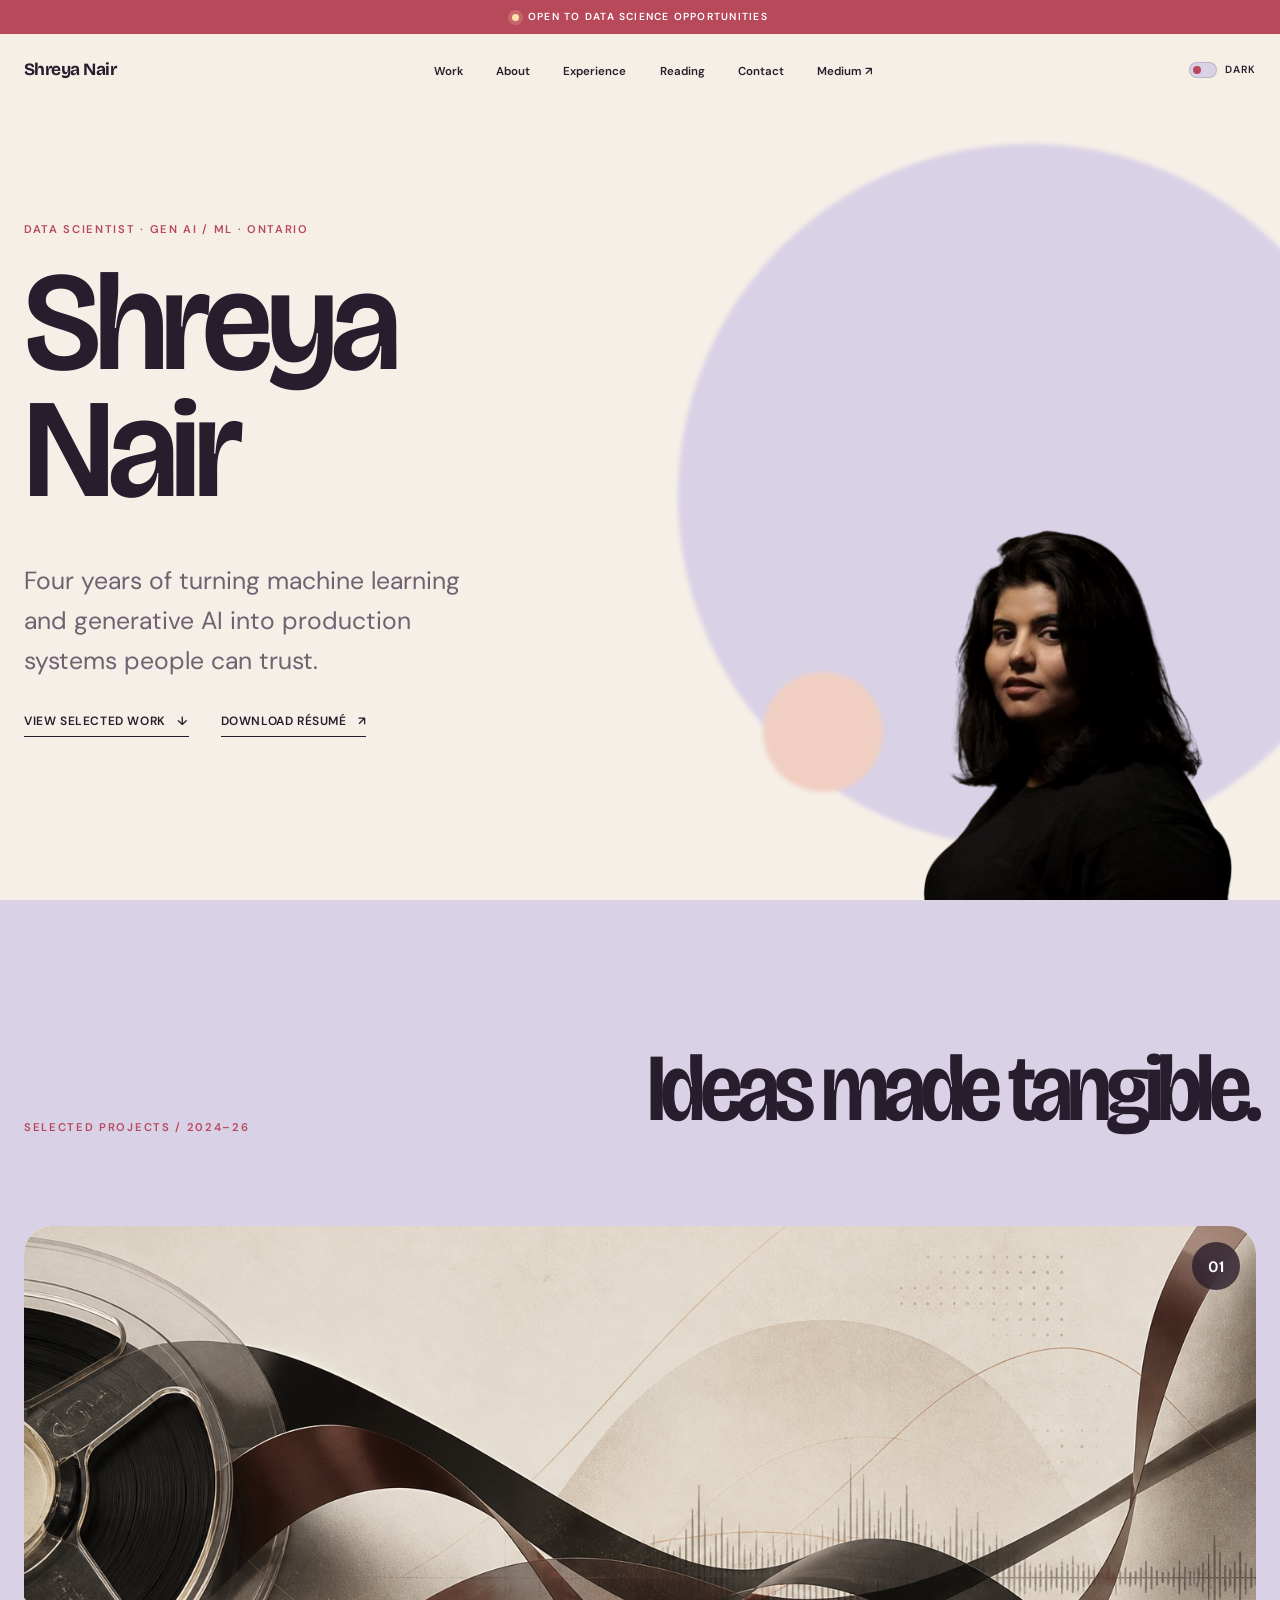
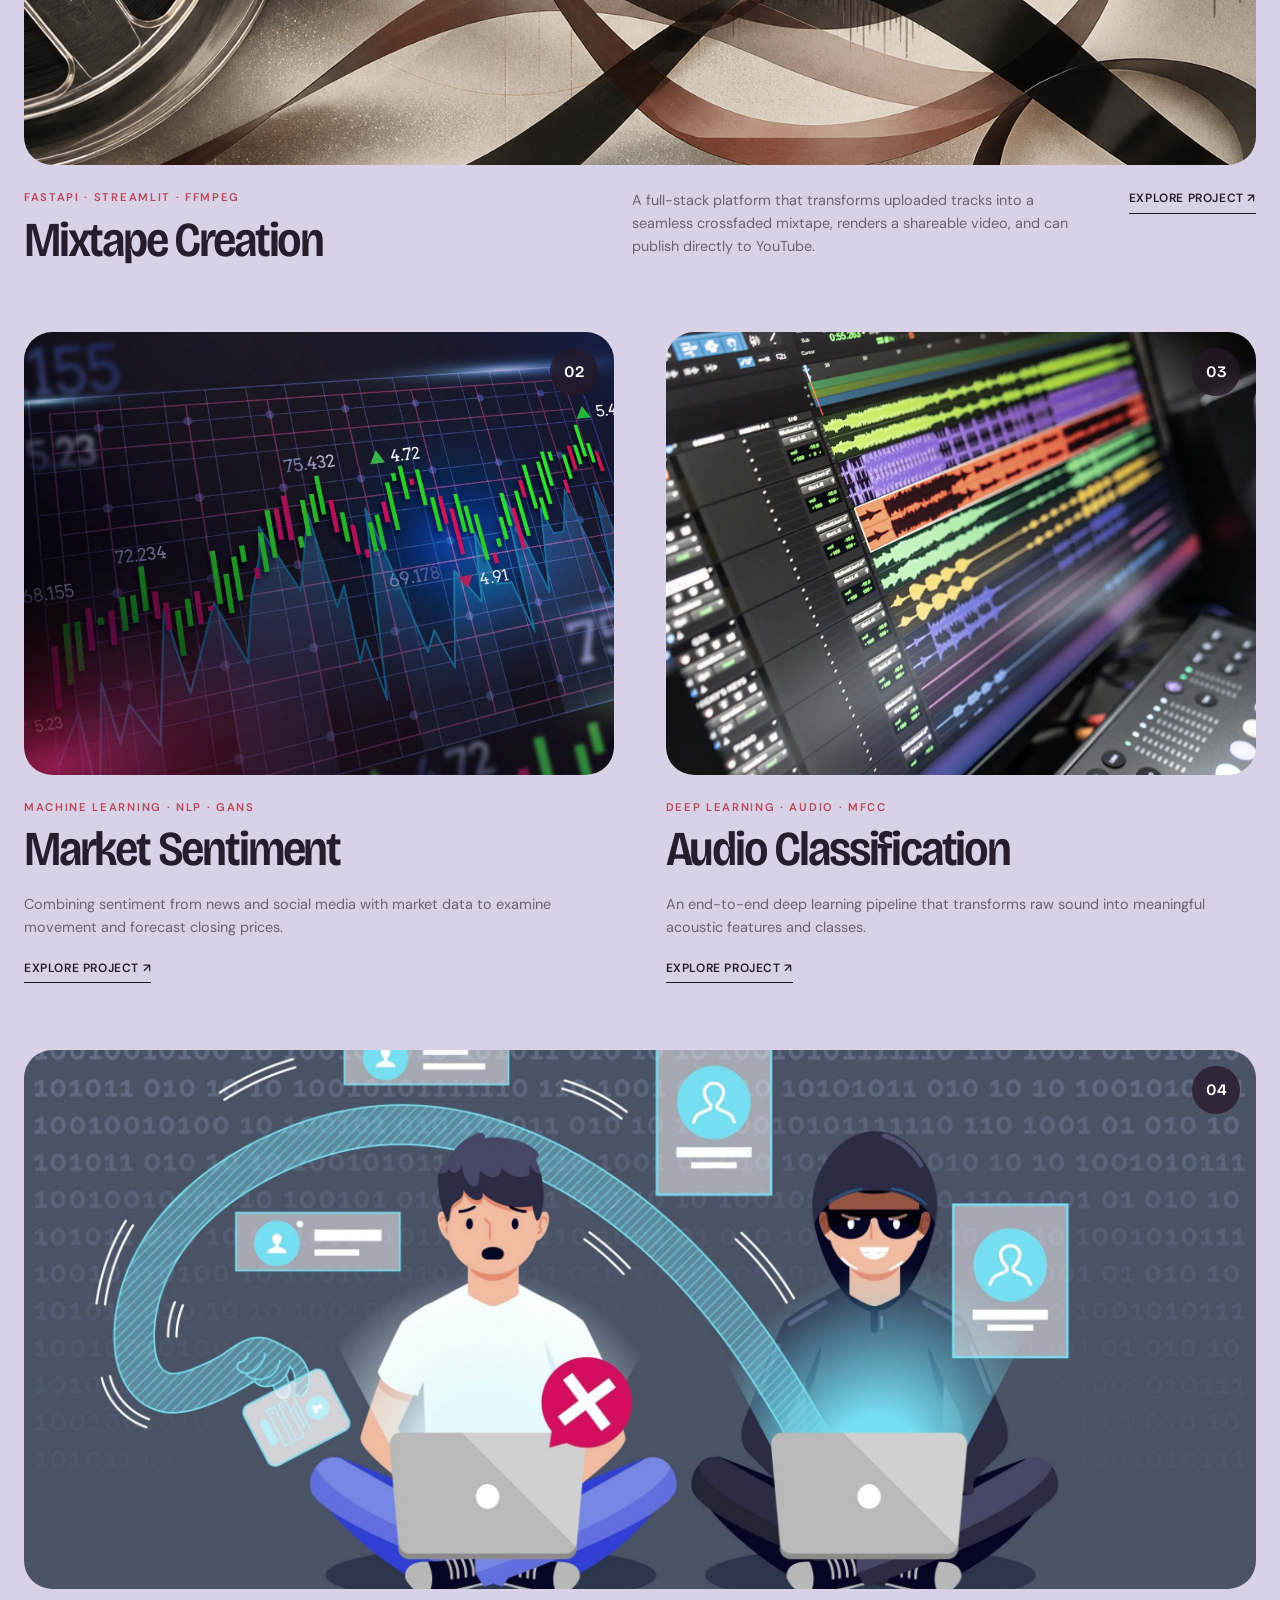
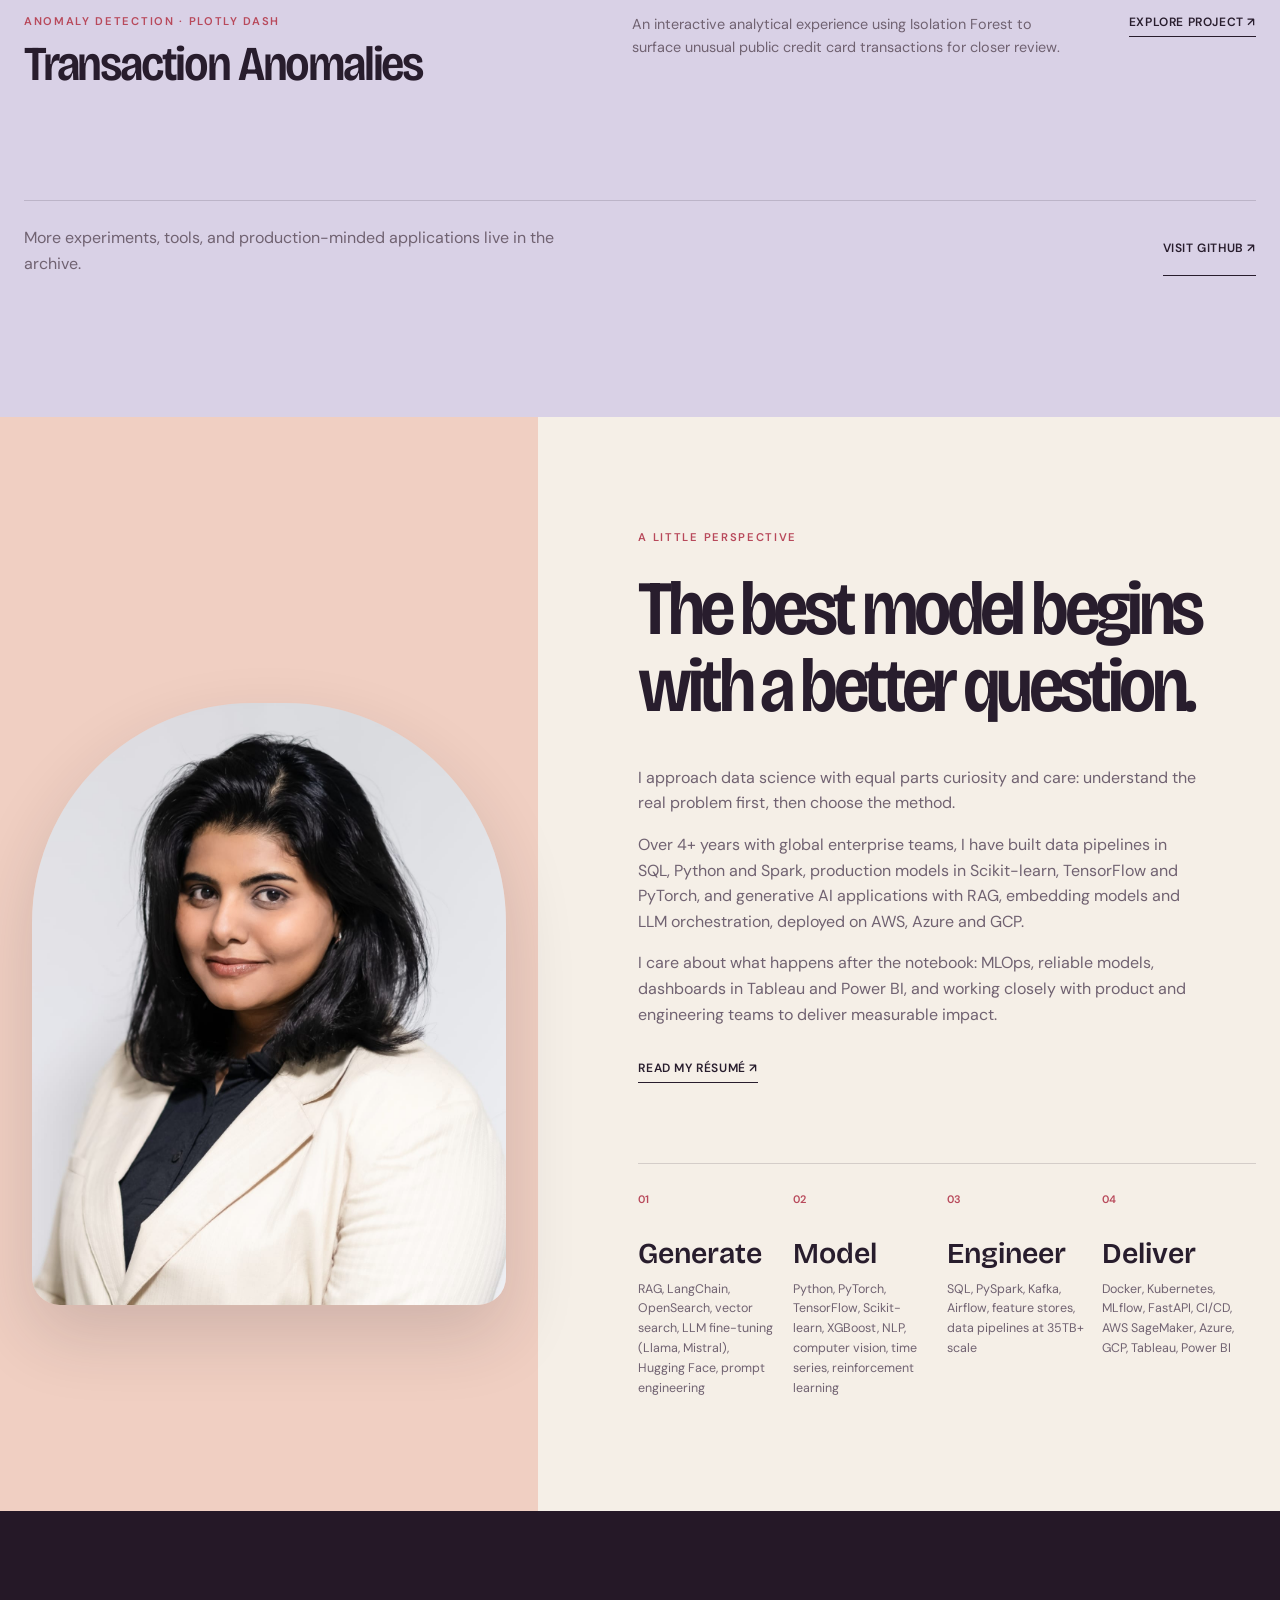
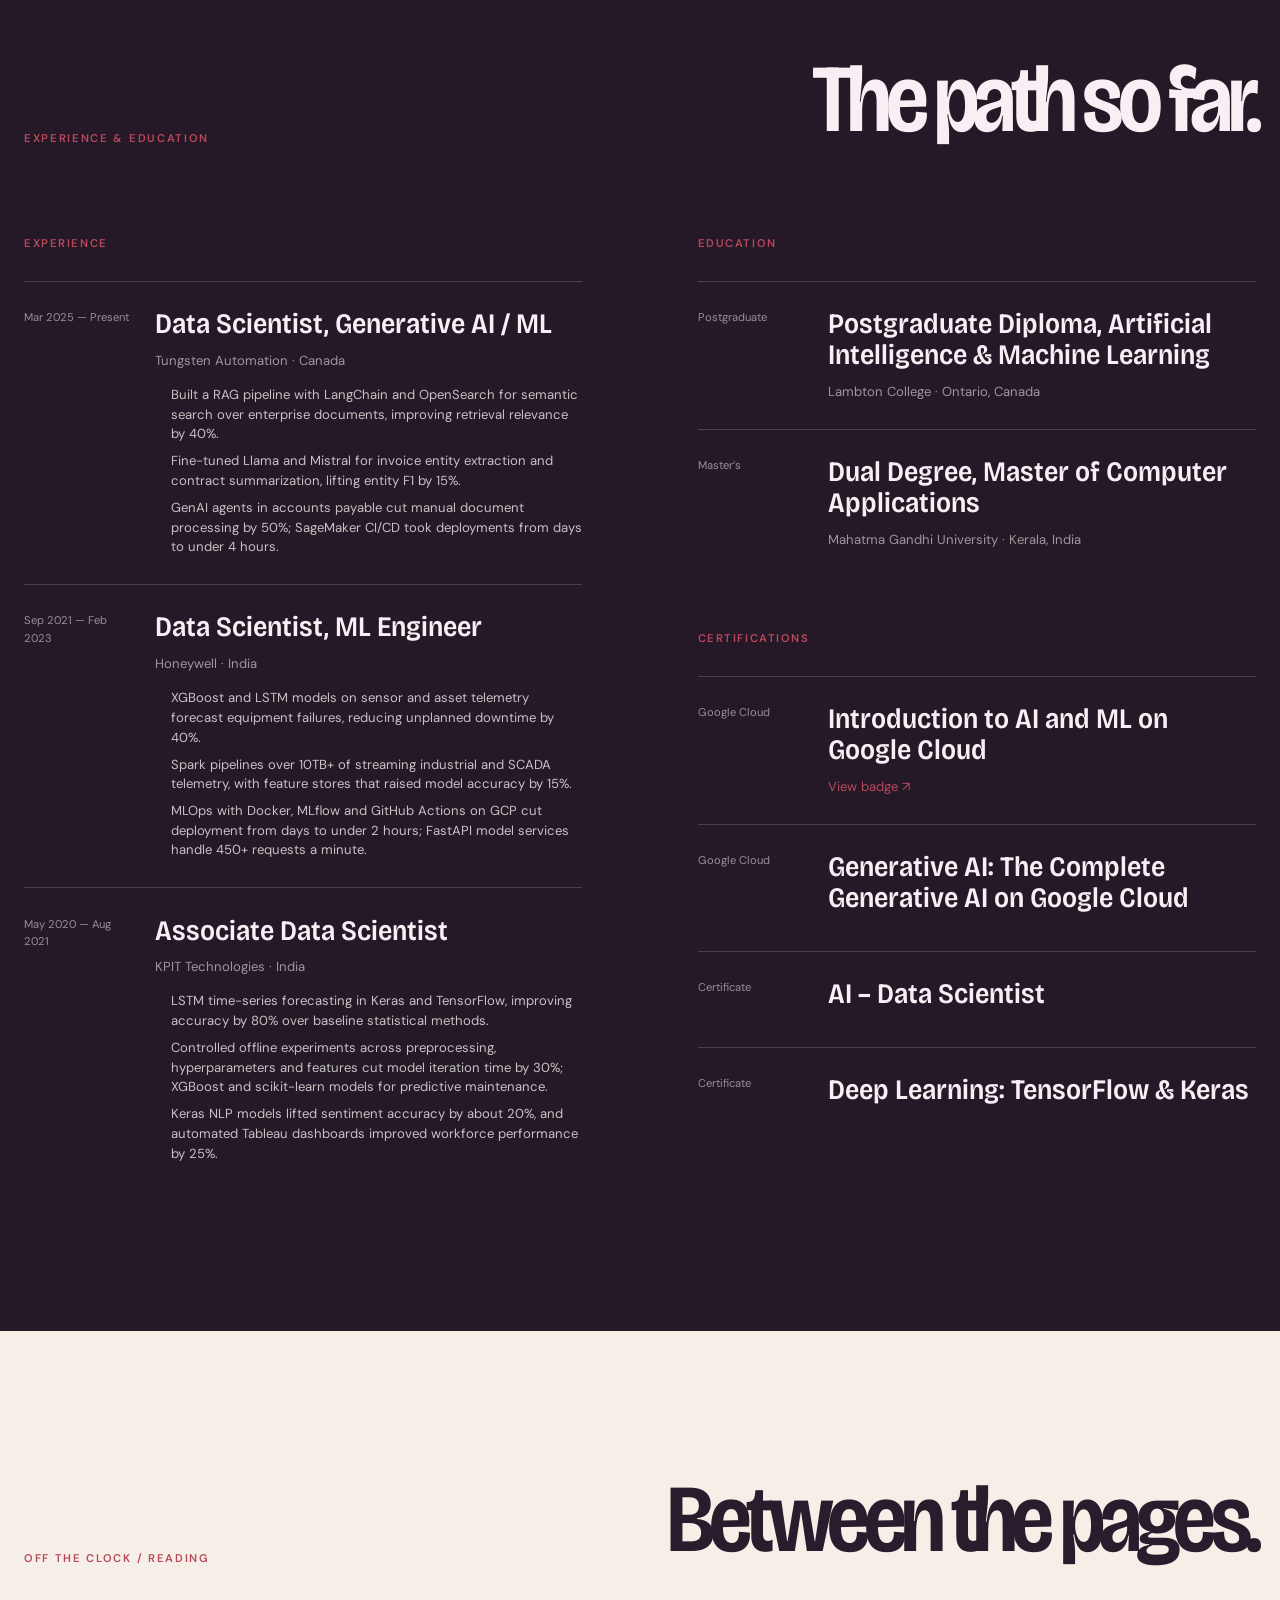
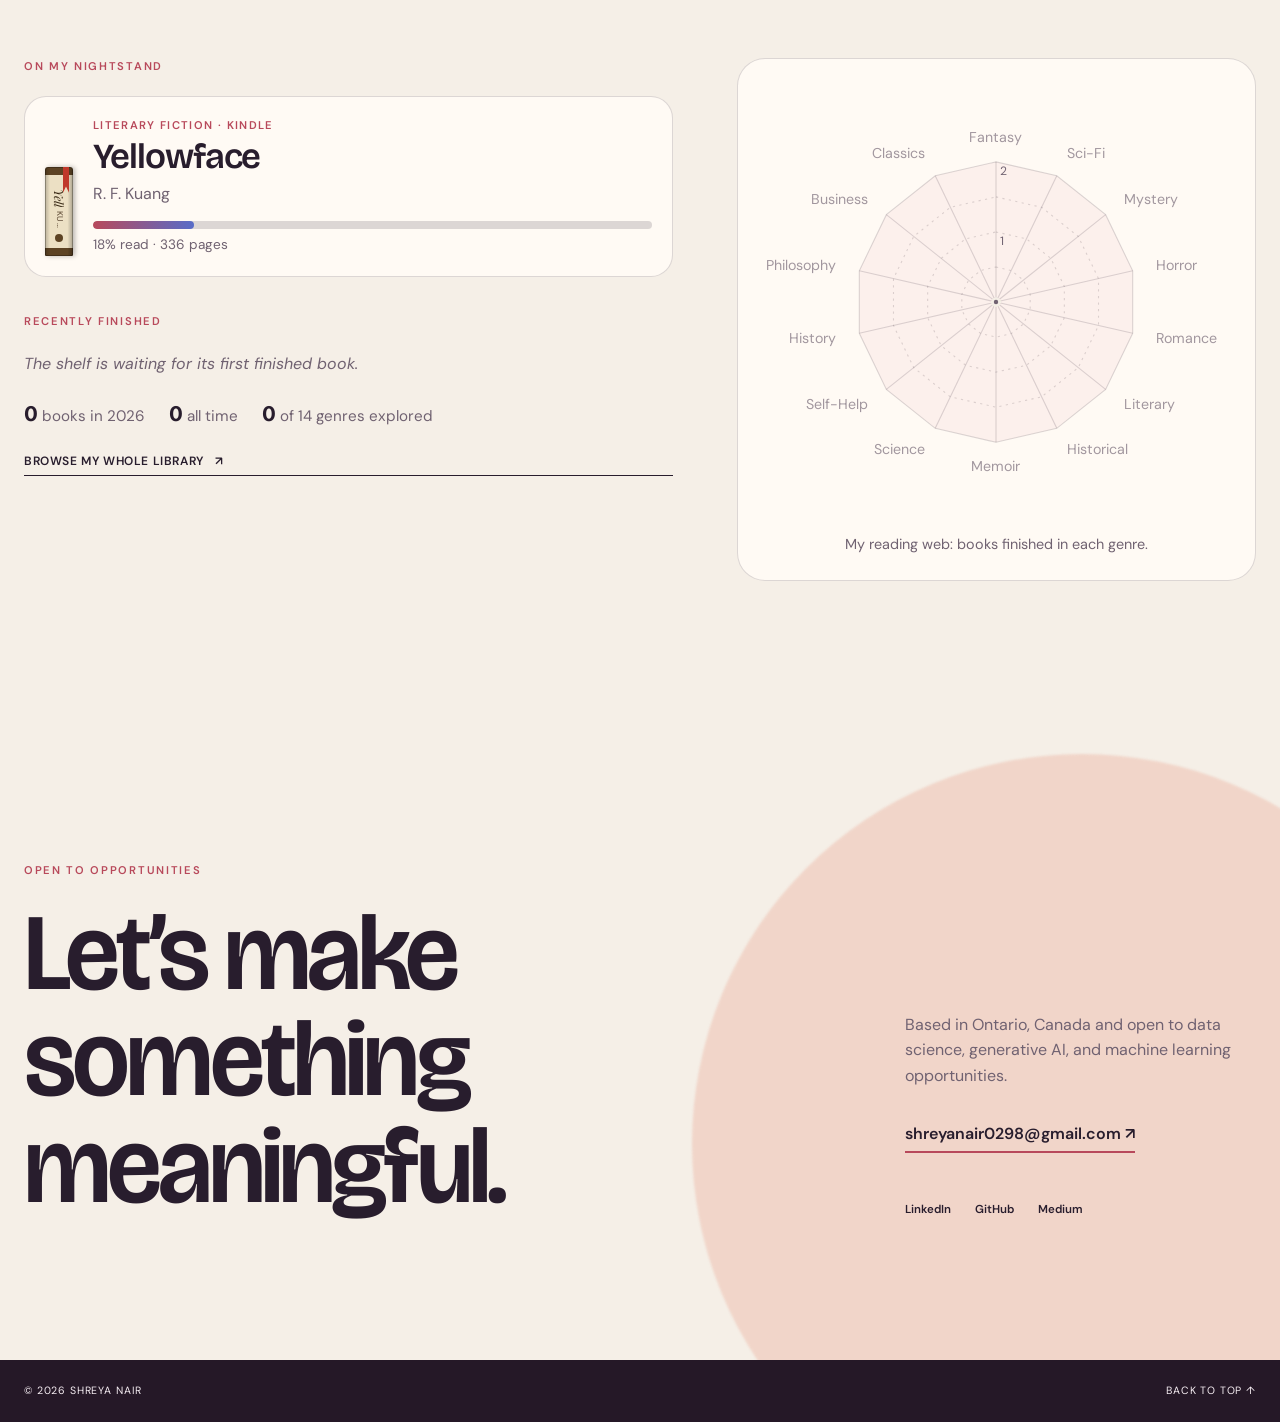
<file: index.html>
<!doctype html>
<html lang="en" data-theme="light">
<head>
    <meta charset="utf-8">
    <meta name="viewport" content="width=device-width, initial-scale=1">
    <meta name="description" content="Shreya Nair is a data scientist in Ontario, Canada with 4+ years building generative AI, RAG and machine learning systems for global enterprises.">
    <meta name="theme-color" content="#f5efe7">
    <meta property="og:type" content="website">
    <meta property="og:title" content="Shreya Nair — Data Scientist">
    <meta property="og:description" content="Generative AI, machine learning and MLOps work by Shreya Nair, Data Scientist (Gen AI / ML).">
    <meta property="og:image" content="assets/img/about.jpg">
    <meta name="twitter:card" content="summary_large_image">
    <title>Shreya Nair — Data Scientist</title>
    <link rel="icon" href="assets/img/favicon.svg" type="image/svg+xml">
    <script>
        document.documentElement.classList.add("js");
        document.documentElement.dataset.theme =
            localStorage.getItem("portfolio-theme") ||
            (window.matchMedia("(prefers-color-scheme: dark)").matches ? "dark" : "light");
    </script>
    <link rel="preconnect" href="https://fonts.googleapis.com">
    <link rel="preconnect" href="https://fonts.gstatic.com" crossorigin>
    <link href="https://fonts.googleapis.com/css2?family=Bricolage+Grotesque:opsz,wdth,wght@12..96,75..100,400..700&family=DM+Sans:wght@400;500;600&display=swap" rel="stylesheet">
    <link rel="stylesheet" href="assets/css/styles.css">
    <link href="https://fonts.googleapis.com/css2?family=Anton&family=Oswald:wght@400;500&family=Playfair+Display:ital,wght@0,700;1,400&family=Dancing+Script:wght@600&family=Roboto+Slab:wght@600&display=swap" rel="stylesheet">
    <link rel="stylesheet" href="assets/css/reading.css">
    <script type="application/ld+json">
        {
            "@context": "https://schema.org",
            "@type": "Person",
            "name": "Shreya Nair",
            "jobTitle": "Data Scientist (Generative AI / ML)",
            "url": "https://shreya-001.github.io/Shreya-Website/",
            "email": "mailto:shreyanair0298@gmail.com",
            "sameAs": [
                "https://github.com/shreya-001",
                "https://www.linkedin.com/in/shreya-nair-gopi/",
                "https://medium.com/@shreyanair.1697"
            ]
        }
    </script>
</head>
<body>
    <a class="skip-link" href="#main-content">Skip to content</a>

    <header class="site-header" id="header">
        <div class="availability">
            <span class="availability__dot" aria-hidden="true"></span>
            <span>Open to data science opportunities</span>
        </div>

        <nav class="nav container" aria-label="Primary navigation">
            <a class="nav__brand" href="#home" aria-label="Shreya Nair, home">Shreya Nair</a>

            <div class="nav__menu" id="nav-menu">
                <ul class="nav__list">
                    <li><a class="nav__link active-link" href="#work">Work</a></li>
                    <li><a class="nav__link" href="#about">About</a></li>
                    <li><a class="nav__link" href="#experience">Experience</a></li>
                    <li><a class="nav__link" href="#reading">Reading</a></li>
                    <li><a class="nav__link" href="#contact">Contact</a></li>
                    <li><a class="nav__link" href="https://medium.com/@shreyanair.1697" target="_blank" rel="noopener noreferrer">Medium <span aria-hidden="true">↗</span></a></li>
                </ul>
            </div>

            <div class="nav__controls">
                <button class="theme-toggle" id="theme-toggle" type="button" aria-label="Switch to dark theme">
                    <span class="theme-toggle__orb" aria-hidden="true"></span>
                    <span class="theme-toggle__label">Dark</span>
                </button>
                <button class="nav__toggle" id="nav-toggle" type="button" aria-expanded="false" aria-controls="nav-menu">
                    <span class="nav__toggle-label">Menu</span>
                    <span class="nav__toggle-lines" aria-hidden="true"></span>
                </button>
            </div>
        </nav>
    </header>

    <main id="main-content">
        <section class="hero" id="home" aria-labelledby="hero-title">
            <div class="hero__visual reveal">
                <img src="assets/img/perfil.png" alt="Portrait of Shreya Nair" width="520" height="640">
            </div>
            <div class="hero__shade" aria-hidden="true"></div>

            <div class="hero__content container">
                <p class="eyebrow reveal">Data scientist · Gen AI / ML · Ontario</p>
                <h1 id="hero-title" class="reveal">Shreya<br>Nair</h1>
                <div class="hero__statement reveal">
                    <p>Four years of turning machine learning and generative AI into production systems people can trust.</p>
                    <div class="hero__actions">
                        <a class="line-link" href="#work">View selected work <span aria-hidden="true">↓</span></a>
                        <a class="line-link" href="assets/pdf/Shreya-Nair-Data-Scientist.pdf" download>Download résumé <span aria-hidden="true">↗</span></a>
                    </div>
                </div>
            </div>

            <div class="hero__footer container reveal">
                <span>Generative AI &amp; RAG</span>
                <span>Machine learning</span>
                <span>MLOps</span>
                <span>AWS · Azure · GCP</span>
            </div>
        </section>

        <section class="work section" id="work" aria-labelledby="work-title">
            <div class="container">
                <header class="section-heading reveal">
                    <p class="eyebrow">Selected projects / 2024–26</p>
                    <h2 id="work-title">Ideas made tangible.</h2>
                </header>

                <div class="projects">
                    <article class="project project--wide reveal">
                        <a class="project__image" href="https://github.com/shreya-001/Mixtape_Creation" target="_blank" rel="noopener noreferrer" aria-label="View Mixtape Creation on GitHub">
                            <img src="assets/img/mixtape-project-cover.png" alt="Flowing audio tape and waveform artwork representing seamless mixtape crossfades" width="1536" height="1024" loading="lazy">
                            <span class="project__number">01</span>
                        </a>
                        <div class="project__caption">
                            <div>
                                <p class="eyebrow">FastAPI · Streamlit · FFmpeg</p>
                                <h3>Mixtape Creation</h3>
                            </div>
                            <p>A full-stack platform that transforms uploaded tracks into a seamless crossfaded mixtape, renders a shareable video, and can publish directly to YouTube.</p>
                            <a class="line-link" href="https://github.com/shreya-001/Mixtape_Creation" target="_blank" rel="noopener noreferrer">Explore project ↗</a>
                        </div>
                    </article>

                    <article class="project project--offset reveal">
                        <a class="project__image" href="https://github.com/shreya-001/StockMarket_SentimentAnalysis" target="_blank" rel="noopener noreferrer" aria-label="View Stock Market Sentiment Analysis on GitHub">
                            <img src="assets/img/portfolio1.jpg" alt="Stock market data visualization for the sentiment analysis project" width="960" height="640" loading="lazy">
                            <span class="project__number">02</span>
                        </a>
                        <div class="project__caption">
                            <div>
                                <p class="eyebrow">Machine learning · NLP · GANs</p>
                                <h3>Market Sentiment</h3>
                            </div>
                            <p>Combining sentiment from news and social media with market data to examine movement and forecast closing prices.</p>
                            <a class="line-link" href="https://github.com/shreya-001/StockMarket_SentimentAnalysis" target="_blank" rel="noopener noreferrer">Explore project ↗</a>
                        </div>
                    </article>

                    <article class="project project--portrait reveal">
                        <a class="project__image" href="https://github.com/shreya-001/Audio_Classification" target="_blank" rel="noopener noreferrer" aria-label="View Audio Classification on GitHub">
                            <img src="assets/img/portfolio2.jpg" alt="Audio waveform representing the audio classification project" width="960" height="640" loading="lazy">
                            <span class="project__number">03</span>
                        </a>
                        <div class="project__caption">
                            <div>
                                <p class="eyebrow">Deep learning · Audio · MFCC</p>
                                <h3>Audio Classification</h3>
                            </div>
                            <p>An end-to-end deep learning pipeline that transforms raw sound into meaningful acoustic features and classes.</p>
                            <a class="line-link" href="https://github.com/shreya-001/Audio_Classification" target="_blank" rel="noopener noreferrer">Explore project ↗</a>
                        </div>
                    </article>

                    <article class="project project--wide reveal">
                        <a class="project__image" href="https://github.com/shreya-001/London-Borough-of-Barnet" target="_blank" rel="noopener noreferrer" aria-label="View London Borough Transaction Anomalies on GitHub">
                            <img src="assets/img/portfolio3.jpg" alt="Analytics dashboard from the London Borough transaction anomaly project" width="960" height="640" loading="lazy">
                            <span class="project__number">04</span>
                        </a>
                        <div class="project__caption">
                            <div>
                                <p class="eyebrow">Anomaly detection · Plotly Dash</p>
                                <h3>Transaction Anomalies</h3>
                            </div>
                            <p>An interactive analytical experience using Isolation Forest to surface unusual public credit card transactions for closer review.</p>
                            <a class="line-link" href="https://github.com/shreya-001/London-Borough-of-Barnet" target="_blank" rel="noopener noreferrer">Explore project ↗</a>
                        </div>
                    </article>
                </div>

                <div class="work__archive reveal">
                    <p>More experiments, tools, and production-minded applications live in the archive.</p>
                    <a class="line-link" href="https://github.com/shreya-001" target="_blank" rel="noopener noreferrer">Visit GitHub ↗</a>
                </div>
            </div>
        </section>

        <section class="about section" id="about" aria-labelledby="about-title">
            <div class="about__visual reveal">
                <img src="assets/img/about.jpg" alt="Shreya Nair working in a professional setting" width="720" height="900" loading="lazy">
            </div>

            <div class="about__content container">
                <p class="eyebrow reveal">A little perspective</p>
                <div class="about__copy">
                    <h2 id="about-title" class="reveal">The best model begins with a better question.</h2>
                    <div class="about__body reveal">
                        <p>I approach data science with equal parts curiosity and care: understand the real problem first, then choose the method.</p>
                        <p>Over 4+ years with global enterprise teams, I have built data pipelines in SQL, Python and Spark, production models in Scikit-learn, TensorFlow and PyTorch, and generative AI applications with RAG, embedding models and LLM orchestration, deployed on AWS, Azure and GCP.</p>
                        <p>I care about what happens after the notebook: MLOps, reliable models, dashboards in Tableau and Power BI, and working closely with product and engineering teams to deliver measurable impact.</p>
                        <a class="line-link" href="assets/pdf/Shreya-Nair-Data-Scientist.pdf" download>Read my résumé ↗</a>
                    </div>
                </div>

                <div class="capabilities reveal">
                    <div><span>01</span><h3>Generate</h3><p>RAG, LangChain, OpenSearch, vector search, LLM fine-tuning (Llama, Mistral), Hugging Face, prompt engineering</p></div>
                    <div><span>02</span><h3>Model</h3><p>Python, PyTorch, TensorFlow, Scikit-learn, XGBoost, NLP, computer vision, time series, reinforcement learning</p></div>
                    <div><span>03</span><h3>Engineer</h3><p>SQL, PySpark, Kafka, Airflow, feature stores, data pipelines at 35TB+ scale</p></div>
                    <div><span>04</span><h3>Deliver</h3><p>Docker, Kubernetes, MLflow, FastAPI, CI/CD, AWS SageMaker, Azure, GCP, Tableau, Power BI</p></div>
                </div>
            </div>
        </section>

        <section class="experience section" id="experience" aria-labelledby="experience-title">
            <div class="container">
                <header class="section-heading reveal">
                    <p class="eyebrow">Experience &amp; education</p>
                    <h2 id="experience-title">The path so far.</h2>
                </header>

                <div class="timeline">
                    <div class="timeline__column reveal">
                        <h3>Experience</h3>
                        <article>
                            <time datetime="2025-03">Mar 2025 — Present</time>
                            <div><h4>Data Scientist, Generative AI / ML</h4><p>Tungsten Automation · Canada</p>
                                <ul class="timeline__wins">
                                    <li>Built a RAG pipeline with LangChain and OpenSearch for semantic search over enterprise documents, improving retrieval relevance by 40%.</li>
                                    <li>Fine-tuned Llama and Mistral for invoice entity extraction and contract summarization, lifting entity F1 by 15%.</li>
                                    <li>GenAI agents in accounts payable cut manual document processing by 50%; SageMaker CI/CD took deployments from days to under 4 hours.</li>
                                </ul>
                            </div>
                        </article>
                        <article>
                            <time datetime="2021-09">Sep 2021 — Feb 2023</time>
                            <div><h4>Data Scientist, ML Engineer</h4><p>Honeywell · India</p>
                                <ul class="timeline__wins">
                                    <li>XGBoost and LSTM models on sensor and asset telemetry forecast equipment failures, reducing unplanned downtime by 40%.</li>
                                    <li>Spark pipelines over 10TB+ of streaming industrial and SCADA telemetry, with feature stores that raised model accuracy by 15%.</li>
                                    <li>MLOps with Docker, MLflow and GitHub Actions on GCP cut deployment from days to under 2 hours; FastAPI model services handle 450+ requests a minute.</li>
                                </ul>
                            </div>
                        </article>
                        <article>
                            <time datetime="2020-05">May 2020 — Aug 2021</time>
                            <div><h4>Associate Data Scientist</h4><p>KPIT Technologies · India</p>
                                <ul class="timeline__wins">
                                    <li>LSTM time-series forecasting in Keras and TensorFlow, improving accuracy by 80% over baseline statistical methods.</li>
                                    <li>Controlled offline experiments across preprocessing, hyperparameters and features cut model iteration time by 30%; XGBoost and scikit-learn models for predictive maintenance.</li>
                                    <li>Keras NLP models lifted sentiment accuracy by about 20%, and automated Tableau dashboards improved workforce performance by 25%.</li>
                                </ul>
                            </div>
                        </article>
                    </div>
                    <div class="timeline__column reveal">
                        <h3>Education</h3>
                        <article>
                            <time>Postgraduate</time>
                            <div><h4>Postgraduate Diploma, Artificial Intelligence &amp; Machine Learning</h4><p>Lambton College · Ontario, Canada</p></div>
                        </article>
                        <article>
                            <time>Master’s</time>
                            <div><h4>Dual Degree, Master of Computer Applications</h4><p>Mahatma Gandhi University · Kerala, India</p></div>
                        </article>
                        <h3 class="timeline__subhead">Certifications</h3>
                        <article>
                            <time>Google Cloud</time>
                            <div><h4>Introduction to AI and ML on Google Cloud</h4><p><a href="https://www.cloudskillsboost.google/public_profiles/bd74940e-bce3-41f7-9726-af310d3bac4e/badges/9081796" target="_blank" rel="noopener noreferrer">View badge ↗</a></p></div>
                        </article>
                        <article>
                            <time>Google Cloud</time>
                            <div><h4>Generative AI: The Complete Generative AI on Google Cloud</h4></div>
                        </article>
                        <article>
                            <time>Certificate</time>
                            <div><h4>AI – Data Scientist</h4></div>
                        </article>
                        <article>
                            <time>Certificate</time>
                            <div><h4>Deep Learning: TensorFlow &amp; Keras</h4></div>
                        </article>
                    </div>
                </div>
            </div>
        </section>

        <section class="reading section" id="reading" aria-labelledby="reading-title">
            <div class="container">
                <header class="section-heading reveal">
                    <p class="eyebrow">Off the clock / Reading</p>
                    <h2 id="reading-title">Between the pages.</h2>
                </header>
                <div id="reading-home" class="reveal" aria-live="polite">
                    <p class="rlog__empty">Loading my reading log...</p>
                </div>
            </div>
        </section>

        <section class="contact section" id="contact" aria-labelledby="contact-title">
            <div class="contact__glow" aria-hidden="true"></div>
            <div class="container contact__inner">
                <div class="contact__lead reveal">
                    <p class="eyebrow">Open to opportunities</p>
                    <h2 id="contact-title">Let’s make something meaningful.</h2>
                </div>
                <div class="contact__details reveal">
                    <p>Based in Ontario, Canada and open to data science, generative AI, and machine learning opportunities.</p>
                    <a class="contact__email" href="mailto:shreyanair0298@gmail.com">shreyanair0298@gmail.com ↗</a>
                    <div class="socials">
                        <a href="https://www.linkedin.com/in/shreya-nair-gopi/" target="_blank" rel="noopener noreferrer">LinkedIn</a>
                        <a href="https://github.com/shreya-001" target="_blank" rel="noopener noreferrer">GitHub</a>
                        <a href="https://medium.com/@shreyanair.1697" target="_blank" rel="noopener noreferrer">Medium</a>
                    </div>
                </div>
            </div>
        </section>
    </main>

    <footer class="footer">
        <div class="container footer__inner">
            <p>© <span id="year">2026</span> Shreya Nair</p>
            <a href="#home">Back to top ↑</a>
        </div>
    </footer>

    <script src="assets/js/main.js"></script>
    <script src="library/config.js"></script>
    <script src="assets/js/reading.js"></script>
</body>
</html>
</file>
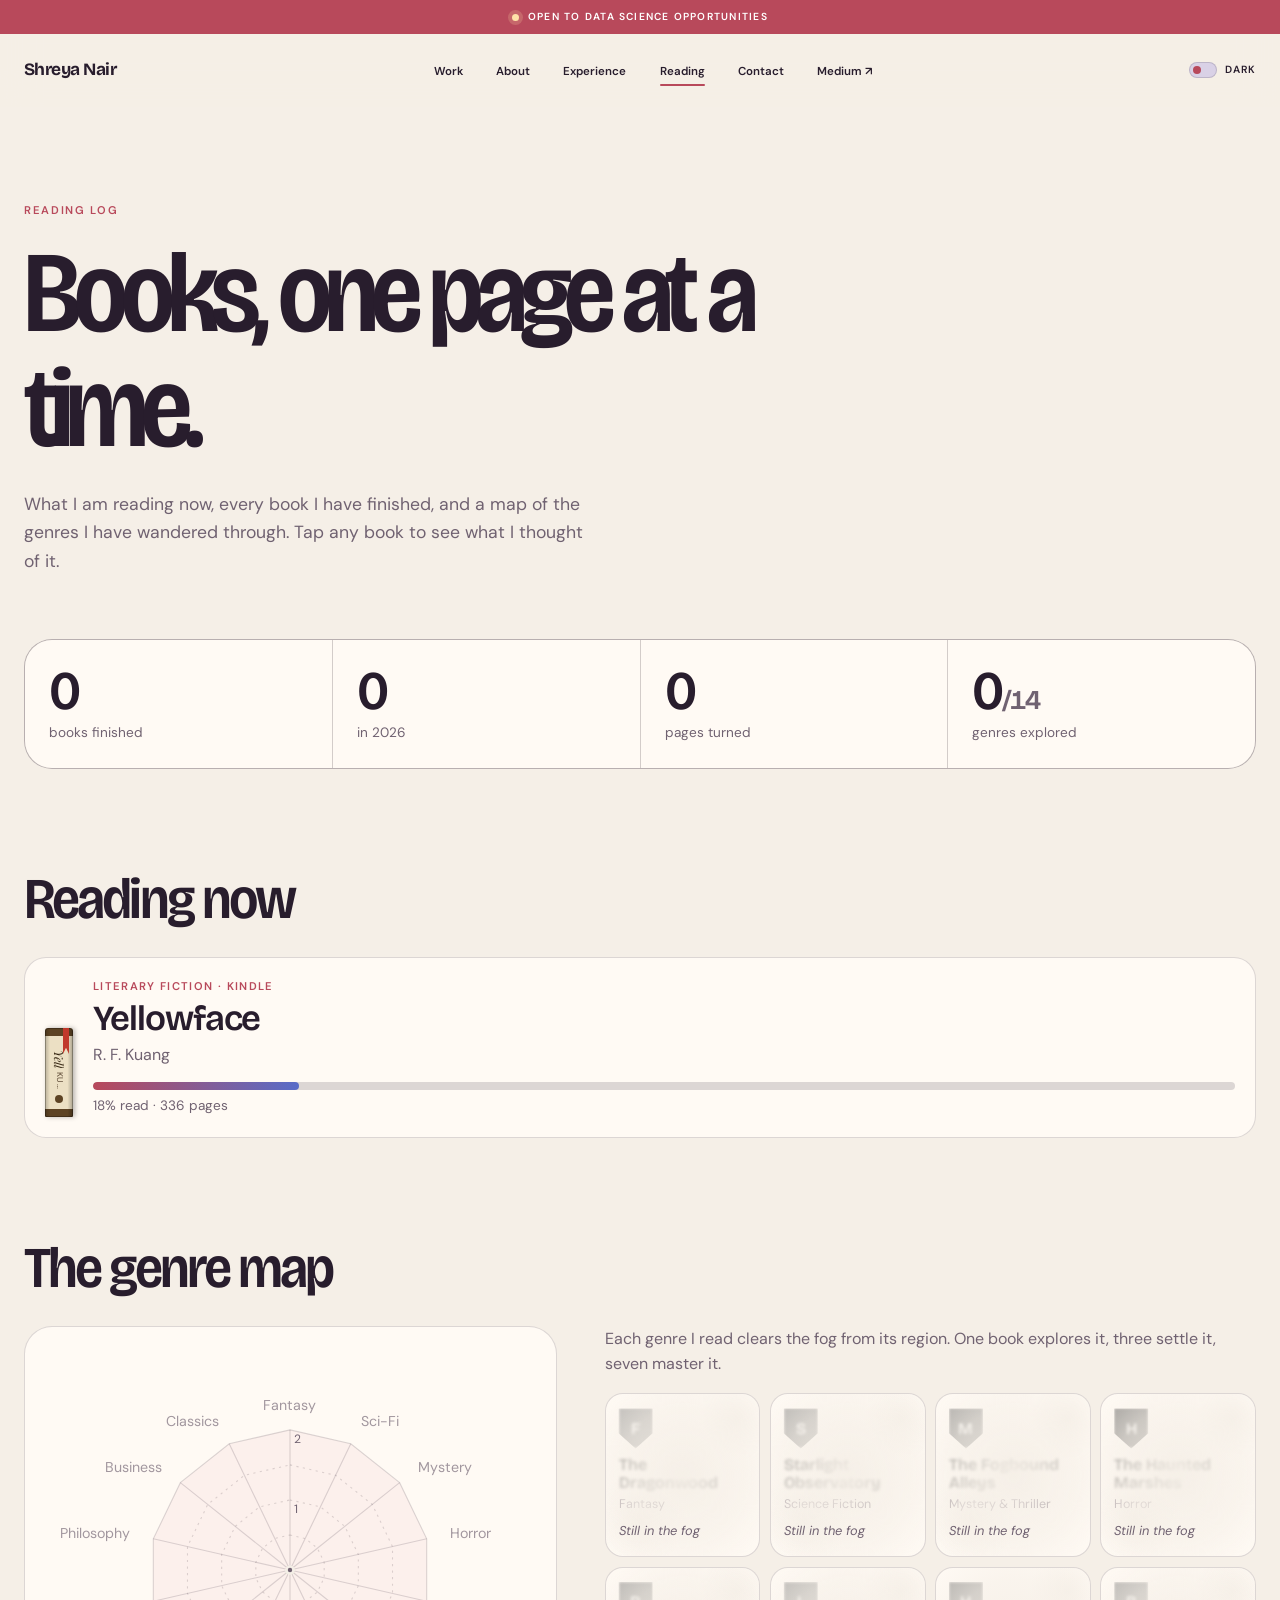
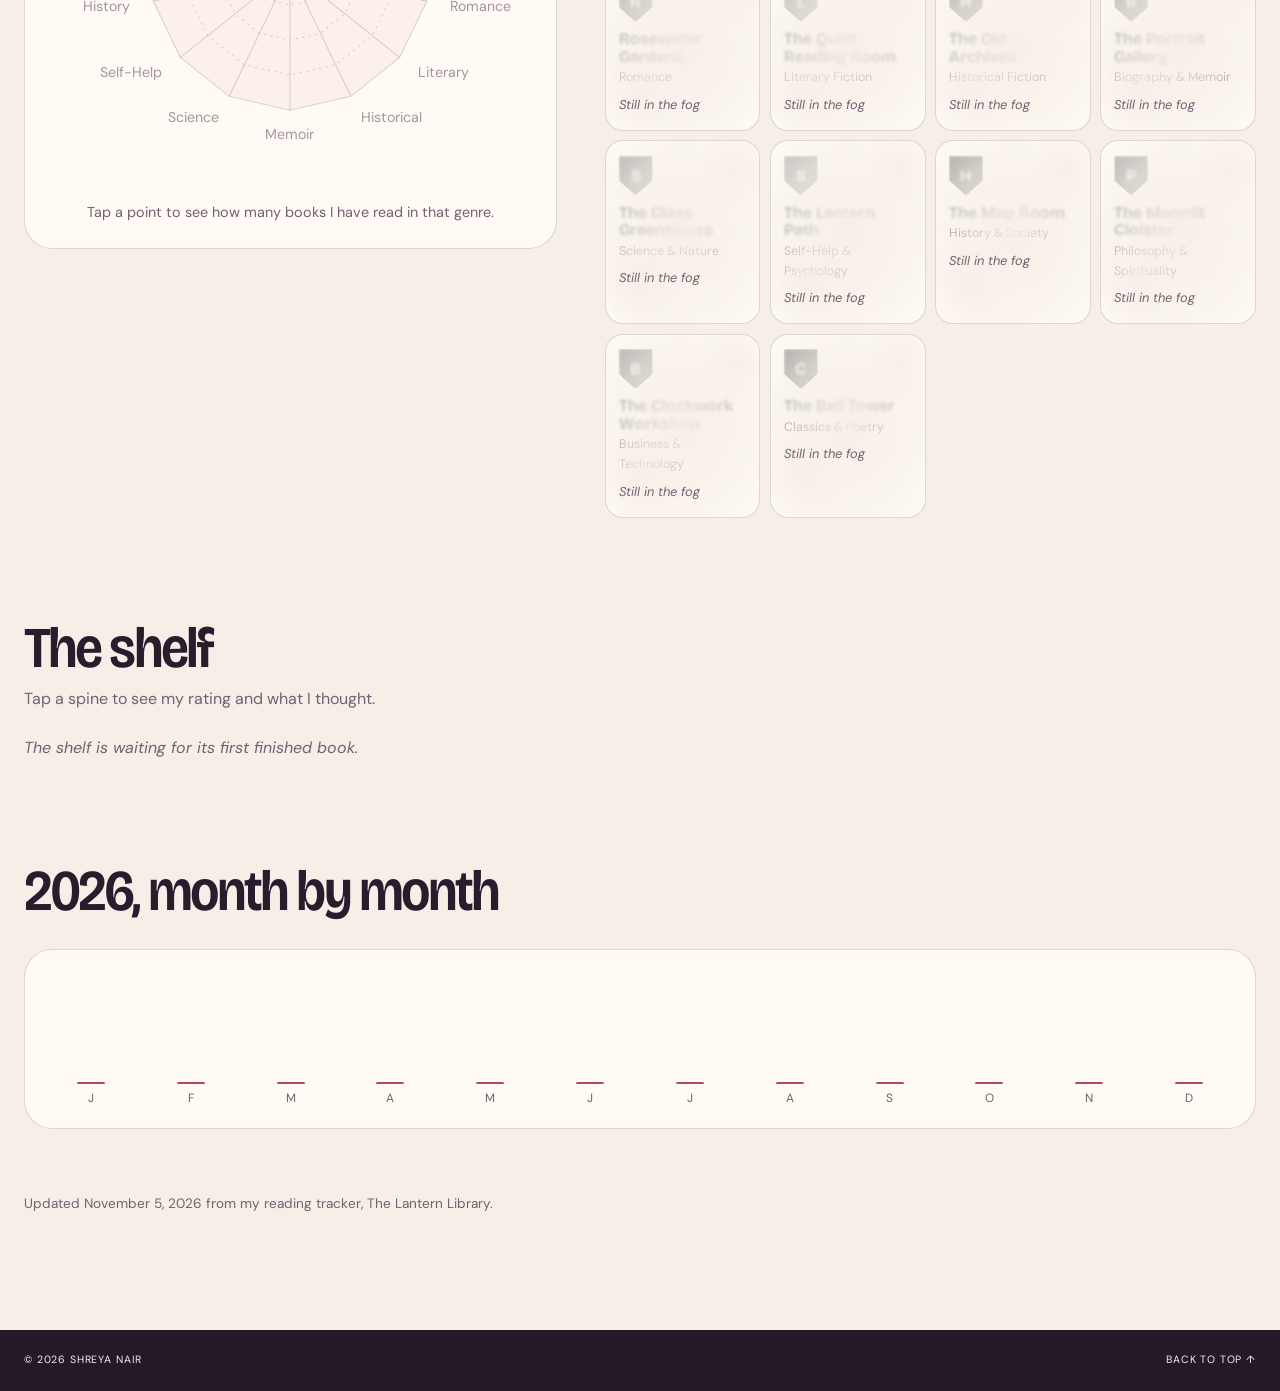
<file: reading.html>
<!doctype html>
<html lang="en" data-theme="light">
<head>
    <meta charset="utf-8">
    <meta name="viewport" content="width=device-width, initial-scale=1">
    <meta name="description" content="What Shreya Nair is reading now, every book she has finished, and the genre map of her reading life.">
    <meta name="theme-color" content="#f5efe7">
    <meta property="og:type" content="website">
    <meta property="og:title" content="Reading log · Shreya Nair">
    <meta property="og:description" content="What I am reading, what I have read, and my genre map.">
    <meta property="og:image" content="assets/img/about.jpg">
    <meta name="twitter:card" content="summary_large_image">
    <title>Reading log · Shreya Nair</title>
    <link rel="icon" href="assets/img/favicon.svg" type="image/svg+xml">
    <script>
        document.documentElement.classList.add("js");
        document.documentElement.dataset.theme =
            localStorage.getItem("portfolio-theme") ||
            (window.matchMedia("(prefers-color-scheme: dark)").matches ? "dark" : "light");
    </script>
    <link rel="preconnect" href="https://fonts.googleapis.com">
    <link rel="preconnect" href="https://fonts.gstatic.com" crossorigin>
    <link href="https://fonts.googleapis.com/css2?family=Bricolage+Grotesque:opsz,wdth,wght@12..96,75..100,400..700&family=DM+Sans:wght@400;500;600&display=swap" rel="stylesheet">
    <link rel="stylesheet" href="assets/css/styles.css">
    <link href="https://fonts.googleapis.com/css2?family=Anton&family=Oswald:wght@400;500&family=Playfair+Display:ital,wght@0,700;1,400&family=Dancing+Script:wght@600&family=Roboto+Slab:wght@600&display=swap" rel="stylesheet">
    <link rel="stylesheet" href="assets/css/reading.css">
</head>
<body>
    <a class="skip-link" href="#main-content">Skip to content</a>

    <header class="site-header" id="header">
        <div class="availability">
            <span class="availability__dot" aria-hidden="true"></span>
            <span>Open to data science opportunities</span>
        </div>

        <nav class="nav container" aria-label="Primary navigation">
            <a class="nav__brand" href="index.html#home" aria-label="Shreya Nair, home">Shreya Nair</a>

            <div class="nav__menu" id="nav-menu">
                <ul class="nav__list">
                    <li><a class="nav__link" href="index.html#work">Work</a></li>
                    <li><a class="nav__link" href="index.html#about">About</a></li>
                    <li><a class="nav__link" href="index.html#experience">Experience</a></li>
                    <li><a class="nav__link active-link" href="reading.html" aria-current="page">Reading</a></li>
                    <li><a class="nav__link" href="index.html#contact">Contact</a></li>
                    <li><a class="nav__link" href="https://medium.com/@shreyanair.1697" target="_blank" rel="noopener noreferrer">Medium <span aria-hidden="true">↗</span></a></li>
                </ul>
            </div>

            <div class="nav__controls">
                <button class="theme-toggle" id="theme-toggle" type="button" aria-label="Switch to dark theme">
                    <span class="theme-toggle__orb" aria-hidden="true"></span>
                    <span class="theme-toggle__label">Dark</span>
                </button>
                <button class="nav__toggle" id="nav-toggle" type="button" aria-expanded="false" aria-controls="nav-menu">
                    <span class="nav__toggle-label">Menu</span>
                    <span class="nav__toggle-lines" aria-hidden="true"></span>
                </button>
            </div>
        </nav>
    </header>

    <main id="main-content">
        <section class="rlog-hero" aria-labelledby="rlog-title">
            <div class="container">
                <p class="eyebrow">Reading log</p>
                <h1 id="rlog-title">Books, one page at a time.</h1>
                <p>What I am reading now, every book I have finished, and a map of the genres I have wandered through. Tap any book to see what I thought of it.</p>
            </div>
        </section>
        <div class="container rlog" id="reading-page" aria-live="polite">
            <p class="rlog__empty">Loading my reading log...</p>
        </div>
    </main>

    <footer class="footer">
        <div class="container footer__inner">
            <p>© <span id="year">2026</span> Shreya Nair</p>
            <a href="#main-content">Back to top ↑</a>
        </div>
    </footer>

    <script src="assets/js/main.js"></script>
    <script src="library/config.js"></script>
    <script src="assets/js/reading.js"></script>
</body>
</html>
</file>
<file: assets/css/styles.css>
:root {
    color-scheme: light;
    --bg: #f5efe7;
    --surface: #d9d1e6;
    --surface-2: #f0cfc2;
    --card: #fffaf4;
    --text: #281d2d;
    --muted: #706271;
    --line: rgba(40, 29, 45, 0.16);
    --accent: #b8495b;
    --accent-2: #586cc8;
    --dark: #251827;
    --dark-text: #f7eff4;
    --header: rgba(245, 239, 231, 0.92);
    --display: "Bricolage Grotesque", Arial, sans-serif;
    --body: "DM Sans", Arial, sans-serif;
    --container: 1240px;
    --status-height: 34px;
    --nav-height: 72px;
    --header-height: calc(var(--status-height) + var(--nav-height));
    --radius: 28px;
    --ease: cubic-bezier(0.22, 1, 0.36, 1);
}

[data-theme="dark"] {
    color-scheme: dark;
    --bg: #17121e;
    --surface: #2a2037;
    --surface-2: #3b283a;
    --card: #211927;
    --text: #f4edf2;
    --muted: #b7a9b8;
    --line: rgba(244, 237, 242, 0.14);
    --accent: #e16b7c;
    --accent-2: #91a1ed;
    --dark: #0e0a12;
    --dark-text: #f8f1f6;
    --header: rgba(23, 18, 30, 0.92);
}

*,
*::before,
*::after {
    box-sizing: border-box;
}

html {
    scroll-behavior: smooth;
    scroll-padding-top: var(--header-height);
}

body {
    margin: 0;
    color: var(--text);
    background: var(--bg);
    font-family: var(--body);
    font-size: 1rem;
    line-height: 1.6;
    -webkit-font-smoothing: antialiased;
    transition: color 0.35s ease, background-color 0.35s ease;
}

body.menu-open {
    overflow: hidden;
}

::selection {
    color: #fff;
    background: var(--accent);
}

h1,
h2,
h3,
h4,
p,
ul,
figure {
    margin: 0;
}

h1,
h2,
h3,
h4 {
    font-weight: 600;
    line-height: 1;
}

a {
    color: inherit;
    text-decoration: none;
}

button {
    color: inherit;
    font: inherit;
}

img {
    display: block;
    width: 100%;
    height: auto;
}

ul {
    padding: 0;
    list-style: none;
}

:focus-visible {
    outline: 3px solid var(--accent);
    outline-offset: 4px;
}

.skip-link {
    position: fixed;
    top: 0.5rem;
    left: 0.5rem;
    z-index: 1000;
    padding: 0.7rem 1rem;
    color: var(--dark-text);
    background: var(--dark);
    border-radius: 999px;
    transform: translateY(-150%);
    transition: transform 0.2s ease;
}

.skip-link:focus {
    transform: translateY(0);
}

.container {
    width: min(calc(100% - 3rem), var(--container));
    margin-inline: auto;
}

.section {
    padding-block: clamp(6.5rem, 11vw, 10rem);
}

.eyebrow {
    color: var(--accent);
    font-size: 0.7rem;
    font-weight: 600;
    letter-spacing: 0.15em;
    text-transform: uppercase;
}

.line-link {
    display: inline-flex;
    align-items: center;
    gap: 0.7rem;
    padding-bottom: 0.25rem;
    border-bottom: 1px solid currentColor;
    font-size: 0.75rem;
    font-weight: 600;
    letter-spacing: 0.05em;
    text-transform: uppercase;
    transition: color 0.2s ease, gap 0.35s var(--ease);
}

.line-link:hover {
    gap: 1.05rem;
    color: var(--accent);
}

/* Header */
.site-header {
    position: fixed;
    inset: 0 0 auto;
    z-index: 100;
    background: var(--header);
    border-bottom: 1px solid transparent;
    backdrop-filter: blur(18px);
    -webkit-backdrop-filter: blur(18px);
    transition: background-color 0.35s ease, border-color 0.25s ease;
}

.site-header.is-scrolled {
    border-color: var(--line);
}

.availability {
    display: flex;
    align-items: center;
    justify-content: center;
    gap: 0.55rem;
    height: var(--status-height);
    color: #fff;
    background: var(--accent);
    font-size: 0.64rem;
    font-weight: 600;
    letter-spacing: 0.12em;
    text-transform: uppercase;
}

.availability__dot {
    width: 7px;
    height: 7px;
    background: #ffe2a8;
    border-radius: 50%;
    box-shadow: 0 0 0 4px rgba(255, 226, 168, 0.2);
}

.nav {
    display: flex;
    align-items: center;
    justify-content: space-between;
    height: var(--nav-height);
}

.nav__brand {
    font-family: var(--display);
    font-size: 1.08rem;
    font-weight: 700;
    letter-spacing: -0.03em;
}

.nav__list {
    display: flex;
    gap: clamp(1.2rem, 2.6vw, 2.5rem);
}

.nav__link {
    position: relative;
    font-size: 0.72rem;
    font-weight: 600;
}

.nav__link::after {
    position: absolute;
    right: 0;
    bottom: -0.4rem;
    left: 0;
    height: 2px;
    background: var(--accent);
    border-radius: 2px;
    content: "";
    transform: scaleX(0);
    transform-origin: right;
    transition: transform 0.3s var(--ease);
}

.nav__link:hover::after,
.nav__link.active-link::after {
    transform: scaleX(1);
    transform-origin: left;
}

.nav__controls {
    display: flex;
    align-items: center;
    gap: 0.9rem;
}

.theme-toggle,
.nav__toggle {
    display: inline-flex;
    align-items: center;
    gap: 0.5rem;
    padding: 0;
    background: transparent;
    border: 0;
    cursor: pointer;
}

.theme-toggle__orb {
    position: relative;
    width: 28px;
    height: 16px;
    background: var(--surface);
    border: 1px solid var(--line);
    border-radius: 999px;
}

.theme-toggle__orb::after {
    position: absolute;
    top: 3px;
    left: 3px;
    width: 8px;
    height: 8px;
    background: var(--accent);
    border-radius: 50%;
    content: "";
    transition: transform 0.35s var(--ease);
}

[data-theme="dark"] .theme-toggle__orb::after {
    transform: translateX(12px);
}

.theme-toggle__label,
.nav__toggle-label {
    font-size: 0.65rem;
    font-weight: 600;
    letter-spacing: 0.06em;
    text-transform: uppercase;
}

.nav__toggle {
    display: none;
}

/* Hero */
.hero {
    position: relative;
    min-height: 100svh;
    padding-top: var(--header-height);
    overflow: hidden;
}

.hero::before,
.hero::after {
    position: absolute;
    border-radius: 50%;
    content: "";
    filter: blur(2px);
    pointer-events: none;
}

.hero::before {
    top: 16%;
    right: -8%;
    width: min(55vw, 760px);
    aspect-ratio: 1;
    background: var(--surface);
}

.hero::after {
    right: 31%;
    bottom: 12%;
    width: 120px;
    aspect-ratio: 1;
    background: var(--surface-2);
}

.hero__visual {
    position: absolute;
    top: calc(var(--header-height) + 2rem);
    right: max(3rem, calc((100vw - var(--container)) / 2));
    bottom: 0;
    z-index: 1;
    width: min(44vw, 600px);
    display: flex;
    align-items: flex-end;
    justify-content: center;
}

.hero__visual img {
    max-height: calc(100svh - var(--header-height) - 2rem);
    object-fit: contain;
    object-position: center bottom;
    filter: saturate(0.82) contrast(1.03);
}

.hero__shade {
    display: none;
}

.hero__content {
    position: relative;
    z-index: 2;
    display: flex;
    flex-direction: column;
    justify-content: center;
    min-height: calc(100svh - var(--header-height));
    padding-block: 5rem 8rem;
}

.hero h1 {
    max-width: 760px;
    margin-top: 1.3rem;
    font-family: var(--display);
    font-size: clamp(5rem, 11vw, 10.5rem);
    font-variation-settings: "wdth" 96;
    font-weight: 600;
    letter-spacing: -0.045em;
    line-height: 0.9;
}

.hero__statement {
    max-width: 470px;
    margin-top: 3rem;
}

.hero__statement > p {
    color: var(--muted);
    font-size: clamp(1.15rem, 2vw, 1.55rem);
}

.hero__actions {
    display: flex;
    flex-wrap: wrap;
    gap: 1rem 2rem;
    margin-top: 2rem;
}

.hero__footer {
    position: absolute;
    right: 0;
    bottom: 1.7rem;
    left: 0;
    z-index: 2;
    display: flex;
    flex-wrap: wrap;
    gap: 2rem;
    color: var(--muted);
    font-size: 0.62rem;
    font-weight: 600;
    letter-spacing: 0.1em;
    text-transform: uppercase;
}

/* Headings */
.section-heading {
    display: flex;
    align-items: flex-end;
    justify-content: space-between;
    gap: 3rem;
    margin-bottom: clamp(4rem, 7vw, 7rem);
}

.section-heading h2 {
    max-width: 840px;
    font-family: var(--display);
    font-size: clamp(3.6rem, 7.5vw, 7.5rem);
    font-variation-settings: "wdth" 88;
    letter-spacing: -0.06em;
}

/* Work */
.work {
    background: var(--surface);
    transition: background-color 0.35s ease;
}

.projects {
    display: grid;
    grid-template-columns: repeat(2, 1fr);
    gap: clamp(2rem, 4vw, 4rem);
}

.project {
    display: flex;
    flex-direction: column;
    min-width: 0;
}

.project--wide {
    grid-column: 1 / -1;
}

.project__image {
    position: relative;
    overflow: hidden;
    background: var(--card);
    border-radius: var(--radius);
}

.project__image img {
    aspect-ratio: 4 / 3;
    object-fit: cover;
    filter: saturate(0.78);
    transition: transform 0.8s var(--ease), filter 0.4s ease;
}

.project--wide .project__image img {
    aspect-ratio: 16 / 7;
}

.project__image:hover img {
    filter: saturate(1);
    transform: scale(1.025);
}

.project__number {
    position: absolute;
    top: 1rem;
    right: 1rem;
    display: grid;
    width: 48px;
    height: 48px;
    place-items: center;
    color: #fff;
    background: rgba(37, 24, 39, 0.76);
    border-radius: 50%;
    font-family: var(--display);
    font-weight: 600;
    backdrop-filter: blur(8px);
}

.project__caption {
    display: grid;
    grid-template-columns: 1fr;
    gap: 1.2rem;
    padding: 1.5rem 0 1rem;
}

.project--wide .project__caption {
    grid-template-columns: 1fr 0.8fr auto;
    gap: 3rem;
    align-items: start;
}

.project__caption h3 {
    margin-top: 0.55rem;
    font-family: var(--display);
    font-size: clamp(2rem, 3.8vw, 3.8rem);
    font-variation-settings: "wdth" 88;
    letter-spacing: -0.045em;
}

.project__caption > p {
    color: var(--muted);
    font-size: 0.9rem;
}

.project__caption .line-link {
    justify-self: start;
}

.work__archive {
    display: flex;
    justify-content: space-between;
    gap: 3rem;
    margin-top: 6rem;
    padding-top: 1.5rem;
    border-top: 1px solid var(--line);
}

.work__archive p {
    max-width: 560px;
    color: var(--muted);
}

/* About */
.about {
    position: relative;
    min-height: 100svh;
    padding-block: 0;
    overflow: hidden;
}

.about__visual {
    position: absolute;
    inset: 0 auto 0 0;
    width: 42%;
    display: flex;
    align-items: center;
    justify-content: center;
    padding: 5rem 2rem 0;
    background: var(--surface-2);
}

.about__visual img {
    max-width: 620px;
    max-height: 90%;
    object-fit: contain;
    object-position: center bottom;
    border-radius: 220px 220px 28px 28px;
    box-shadow: 0 30px 70px rgba(40, 29, 45, 0.16);
}

.about__content {
    display: flex;
    flex-direction: column;
    justify-content: center;
    min-height: 100svh;
    padding-block: 7rem;
    padding-left: 48%;
}

.about__copy {
    margin-top: 1.5rem;
}

.about h2 {
    font-family: var(--display);
    font-size: clamp(3.4rem, 6vw, 6rem);
    font-variation-settings: "wdth" 88;
    letter-spacing: -0.06em;
}

.about__body {
    max-width: 560px;
    margin-top: 2.5rem;
}

.about__body p {
    color: var(--muted);
}

.about__body p + p {
    margin-top: 1rem;
}

.about__body .line-link {
    margin-top: 2rem;
}

.capabilities {
    display: grid;
    grid-template-columns: repeat(4, 1fr);
    margin-top: 5rem;
    border-top: 1px solid var(--line);
}

.capabilities > div {
    padding: 1.3rem 1rem 0 0;
}

.capabilities span {
    color: var(--accent);
    font-size: 0.68rem;
    font-weight: 600;
}

.capabilities h3 {
    margin-block: 1.8rem 0.7rem;
    font-family: var(--display);
    font-size: 1.8rem;
}

.capabilities p {
    color: var(--muted);
    font-size: 0.78rem;
}

/* Experience */
.experience {
    color: var(--dark-text);
    background: var(--dark);
    transition: background-color 0.35s ease;
}

.experience .section-heading h2 {
    color: var(--dark-text);
}

.timeline {
    display: grid;
    grid-template-columns: repeat(2, 1fr);
    gap: clamp(4rem, 9vw, 9rem);
}

.timeline__column > h3 {
    margin-bottom: 2rem;
    color: var(--accent);
    font-size: 0.7rem;
    letter-spacing: 0.14em;
    text-transform: uppercase;
}

.timeline article {
    display: grid;
    grid-template-columns: 110px 1fr;
    gap: 1.3rem;
    padding-block: 1.7rem;
    border-top: 1px solid rgba(242, 244, 238, 0.18);
}

.timeline time {
    color: rgba(242, 244, 238, 0.55);
    font-size: 0.7rem;
}

.timeline h4 {
    margin-bottom: 0.6rem;
    font-family: var(--display);
    font-size: clamp(1.4rem, 2.2vw, 2rem);
    font-variation-settings: "wdth" 90;
    line-height: 1.1;
}

.timeline article p {
    color: rgba(242, 244, 238, 0.58);
    font-size: 0.82rem;
}

.timeline article p a {
    color: var(--accent);
}

.timeline__wins {
    margin: 0.9rem 0 0;
    padding-left: 1rem;
    display: grid;
    gap: 0.45rem;
    color: rgba(242, 244, 238, 0.78);
    font-size: 0.82rem;
    line-height: 1.5;
}

.timeline__wins li::marker {
    color: var(--accent);
}

.timeline__subhead {
    margin: 3.5rem 0 2rem;
    color: var(--accent);
    font-size: 0.7rem;
    letter-spacing: 0.14em;
    text-transform: uppercase;
}

/* Contact */
.contact {
    position: relative;
    overflow: hidden;
}

.contact__glow {
    position: absolute;
    top: 5%;
    right: -15%;
    width: min(65vw, 780px);
    aspect-ratio: 1;
    background: var(--surface-2);
    border-radius: 50%;
    filter: blur(1px);
    opacity: 0.8;
}

.contact__inner {
    position: relative;
    display: grid;
    grid-template-columns: 1.2fr 0.55fr;
    gap: clamp(4rem, 9vw, 9rem);
    align-items: end;
}

.contact h2 {
    max-width: 850px;
    margin-top: 1.2rem;
    font-family: var(--display);
    font-size: clamp(4rem, 8.5vw, 8.5rem);
    font-variation-settings: "wdth" 96;
    letter-spacing: -0.035em;
    line-height: 0.98;
}

.contact__details > p {
    color: var(--muted);
}

.contact__email {
    display: inline-block;
    margin-top: 2rem;
    padding-bottom: 0.3rem;
    border-bottom: 2px solid var(--accent);
    font-weight: 600;
    overflow-wrap: anywhere;
}

.socials {
    display: flex;
    flex-wrap: wrap;
    gap: 1.5rem;
    margin-top: 3rem;
    font-size: 0.72rem;
    font-weight: 600;
}

.socials a:hover {
    color: var(--accent);
}

.footer {
    color: var(--dark-text);
    background: var(--dark);
}

.footer__inner {
    display: flex;
    justify-content: space-between;
    padding-block: 1.4rem;
    font-size: 0.66rem;
    letter-spacing: 0.08em;
    text-transform: uppercase;
}

/* Motion */
.js .reveal {
    opacity: 0;
    translate: 0 24px;
    transition: opacity 0.8s var(--ease), translate 0.8s var(--ease);
}

.js .reveal.is-visible {
    opacity: 1;
    translate: 0 0;
}

@media (max-width: 980px) {
    .nav__menu {
        position: fixed;
        top: calc(var(--header-height) + 0.75rem);
        right: 1.5rem;
        left: auto;
        z-index: 10;
        width: min(calc(100% - 3rem), 420px);
        padding: 0.8rem 1.1rem;
        color: var(--text);
        background: var(--card);
        border: 1px solid var(--line);
        border-radius: 20px;
        box-shadow: 0 24px 70px rgba(30, 18, 32, 0.22);
        visibility: hidden;
        opacity: 0;
        transform: translateY(-10px) scale(0.98);
        transform-origin: top right;
        transition: visibility 0.25s, opacity 0.25s ease, transform 0.35s var(--ease);
    }

    .nav__menu.is-open {
        visibility: visible;
        opacity: 1;
        transform: translateY(0) scale(1);
    }

    .nav__list {
        width: min(100%, 560px);
        flex-direction: column;
        gap: 0;
    }

    .nav__link {
        display: flex;
        align-items: center;
        justify-content: space-between;
        width: 100%;
        padding-block: 0.75rem;
        border-bottom: 1px solid var(--line);
        font-family: var(--display);
        font-size: 1.15rem;
        font-weight: 500;
        letter-spacing: -0.02em;
        line-height: 1.1;
    }

    .nav__link::after {
        display: none;
    }

    .nav__link span {
        color: var(--accent);
        font-size: 0.8rem;
    }

    .nav__list li:last-child .nav__link {
        border-bottom: 0;
    }

    .nav__controls {
        position: relative;
        z-index: 11;
    }

    .nav__toggle {
        display: inline-flex;
    }

    .nav__toggle-lines,
    .nav__toggle-lines::before {
        display: block;
        width: 20px;
        height: 2px;
        background: currentColor;
        content: "";
        transition: transform 0.3s var(--ease);
    }

    .nav__toggle-lines::before {
        transform: translateY(6px);
    }

    .nav__toggle[aria-expanded="true"] {
        color: var(--text);
    }

    .nav__toggle[aria-expanded="true"] .nav__toggle-lines {
        transform: rotate(45deg);
    }

    .nav__toggle[aria-expanded="true"] .nav__toggle-lines::before {
        transform: rotate(-90deg);
    }

    .hero__visual {
        right: -4rem;
        width: 56vw;
    }

    .hero h1 {
        font-size: clamp(5rem, 14vw, 8rem);
    }

    .project--wide .project__caption {
        grid-template-columns: 1fr 1fr;
    }

    .about__visual {
        width: 38%;
    }

    .about__content {
        padding-left: 43%;
    }

    .capabilities {
        grid-template-columns: 1fr;
    }
}

@media (max-width: 700px) {
    :root {
        --nav-height: 64px;
        --radius: 20px;
    }

    .container {
        width: min(calc(100% - 2rem), var(--container));
    }

    .section {
        padding-block: 6rem;
    }

    .availability {
        font-size: 0.55rem;
    }

    .theme-toggle__label {
        display: none;
    }

    .hero {
        display: flex;
        flex-direction: column;
        min-height: auto;
        padding-bottom: 0;
    }

    .hero::before {
        top: 18%;
        right: -35%;
        width: 100vw;
    }

    .hero::after {
        display: none;
    }

    .hero__content {
        order: 1;
        justify-content: flex-start;
        min-height: auto;
        padding-top: 4rem;
        padding-bottom: 1rem;
    }

    .hero h1 {
        font-size: clamp(4.4rem, 23vw, 6.5rem);
        letter-spacing: -0.035em;
        line-height: 0.94;
    }

    .hero__statement {
        margin-top: 2rem;
    }

    .hero__visual {
        position: relative;
        top: auto;
        right: auto;
        bottom: auto;
        z-index: 1;
        order: 2;
        width: min(100%, 520px);
        height: 54svh;
        margin: 0 auto;
    }

    .hero__visual img {
        max-height: 100%;
    }

    .hero__footer {
        position: relative;
        bottom: auto;
        order: 3;
        padding-block: 1.4rem;
    }

    .section-heading {
        align-items: flex-start;
        flex-direction: column;
    }

    .section-heading h2 {
        font-size: clamp(3.4rem, 17vw, 5.2rem);
    }

    .projects {
        grid-template-columns: 1fr;
    }

    .project--wide {
        grid-column: auto;
    }

    .project--wide .project__image img,
    .project__image img {
        aspect-ratio: 4 / 3;
    }

    .project--wide .project__caption,
    .project__caption {
        grid-template-columns: 1fr;
        gap: 1.2rem;
    }

    .project__caption h3 {
        font-size: 2.5rem;
    }

    .work__archive {
        align-items: flex-start;
        flex-direction: column;
    }

    .about {
        min-height: auto;
    }

    .about__visual {
        position: relative;
        width: 100%;
        height: 72svh;
        padding: 4rem 1rem 0;
    }

    .about__visual img {
        max-height: 100%;
        border-radius: 180px 180px 20px 20px;
    }

    .about__content {
        min-height: auto;
        padding: 5rem 0 6rem;
        padding-left: 0;
    }

    .about h2 {
        font-size: clamp(3.3rem, 16vw, 5rem);
    }

    .capabilities {
        grid-template-columns: 1fr;
    }

    .timeline,
    .contact__inner {
        grid-template-columns: 1fr;
    }

    .timeline {
        gap: 5rem;
    }

    .timeline article {
        grid-template-columns: 1fr;
        gap: 0.5rem;
    }

    .contact h2 {
        font-size: clamp(3.8rem, 18vw, 6rem);
        letter-spacing: -0.025em;
        line-height: 1;
    }

    .contact__glow {
        width: 100vw;
        right: -45%;
    }

    .footer__inner {
        gap: 1rem;
    }
}

@media (max-width: 420px) {
    .nav__brand {
        font-size: 0.95rem;
    }

    .hero__actions {
        gap: 1rem;
    }
}

@media (prefers-reduced-motion: reduce) {
    html {
        scroll-behavior: auto;
    }

    *,
    *::before,
    *::after {
        scroll-behavior: auto !important;
        transition-duration: 0.01ms !important;
        animation-duration: 0.01ms !important;
        animation-iteration-count: 1 !important;
    }

    .js .reveal {
        opacity: 1;
        translate: none;
    }
}
</file>
<file: assets/css/reading.css>
/* Reading log (homepage section + reading.html). Uses the site tokens from styles.css. */

/* ---------- Book spines ---------- */
.rshelf {
    --row: 168px;
    display: flex;
    flex-wrap: wrap;
    align-items: flex-end;
    column-gap: 3px;
    row-gap: 18px;
    padding: 0 6px;
    background: repeating-linear-gradient(to bottom, transparent 0 var(--row), var(--line) var(--row) calc(var(--row) + 2px), transparent calc(var(--row) + 2px) calc(var(--row) + 18px));
}
.rspine {
    position: relative;
    display: flex;
    flex: none;
    flex-direction: column;
    align-items: center;
    padding: 10px 0 7px;
    border: 0;
    border-radius: 3px 3px 1px 1px;
    color: #f3e6c8;
    background: linear-gradient(90deg, var(--c2) 0, var(--c) 14%, var(--c3) 42%, var(--c) 68%, var(--c2) 100%);
    box-shadow: inset 0 0 0 1px rgba(0, 0, 0, 0.28), 2px 0 5px rgba(0, 0, 0, 0.28);
    overflow: hidden;
    cursor: pointer;
    font-family: var(--body);
    transition: transform 0.25s var(--ease);
}
.rshelf .rspine:hover,
.rshelf .rspine:focus-visible { transform: translateY(-8px); }
.rspine__title {
    flex: 1 1 auto;
    min-height: 0;
    max-width: 100%;
    padding: 4px 0;
    overflow: hidden;
    font-size: 11.5px;
    line-height: 1.1;
    text-align: center;
    writing-mode: vertical-rl;
}
.rspine__author {
    flex: none;
    max-height: 38%;
    padding-top: 4px;
    overflow: hidden;
    font-size: 8.5px;
    letter-spacing: 0.05em;
    text-overflow: ellipsis;
    text-transform: uppercase;
    white-space: nowrap;
    writing-mode: vertical-rl;
}
.rspine__mark { flex: none; width: 9px; height: 9px; margin-top: 5px; }
.rspine__ribbon {
    position: absolute;
    top: -2px;
    right: 4px;
    width: 6px;
    height: 28px;
    background: #c0392b;
    clip-path: polygon(0 0, 100% 0, 100% 100%, 50% 78%, 0 100%);
}
.rspine--s0 { padding: 21px 0 19px; }
.rspine--s0::before,
.rspine--s0::after { content: ""; position: absolute; right: 0; left: 0; height: 5px; border-top: 1.5px solid #e2c06a; border-bottom: 1.5px solid #e2c06a; opacity: 0.85; }
.rspine--s0::before { top: 8px; }
.rspine--s0::after { bottom: 8px; }
.rspine--s0 .rspine__title { color: #f1d48a; font-family: Georgia, serif; font-size: 12px; }
.rspine--s0 .rspine__author { color: #e2c06a; }
.rspine--s0 .rspine__mark { display: none; }
.rspine--s1 { padding-bottom: 0; background: linear-gradient(90deg, rgba(0,0,0,0.28), rgba(0,0,0,0) 14%, rgba(255,255,255,0.1) 40%, rgba(0,0,0,0) 70%, rgba(0,0,0,0.32)), var(--c); }
.rspine--s1 .rspine__mark { order: -1; width: 12px; height: 12px; margin: 0 0 4px; border-radius: 50%; background: #f3ead6; }
.rspine--s1 .rspine__title { color: #fff; font-family: "Oswald", "Arial Narrow", sans-serif; font-size: 11px; font-weight: 500; letter-spacing: 0.03em; text-transform: uppercase; }
.rspine--s1 .rspine__author { display: flex; align-self: stretch; align-items: center; justify-content: center; max-height: 36%; margin-top: 4px; padding: 6px 0; color: var(--c2); background: #f3ead6; font-family: "Oswald", "Arial Narrow", sans-serif; }
.rspine--s2 { padding-top: 24px; background: repeating-linear-gradient(180deg, transparent 0 17%, rgba(0,0,0,0.38) 17% 18.5%, rgba(255,255,255,0.16) 18.5% 20%, transparent 20% 21%), linear-gradient(90deg, var(--c2) 0, var(--c) 18%, var(--c3) 45%, var(--c) 70%, var(--c2) 100%); }
.rspine--s2 .rspine__title { flex: 0 1 auto; max-height: 66%; padding: 6px 3px; color: #e9c46a; background: #1d1410; border: 1px solid #c9a24a; font-family: Georgia, serif; font-size: 12px; }
.rspine--s2 .rspine__author { margin-top: auto; padding-bottom: 4px; color: #e9c46a; }
.rspine--s2 .rspine__mark { display: none; }
.rspine--s3 { padding: 18px 0 14px; color: #5a4632; background: linear-gradient(90deg, rgba(0,0,0,0.22), rgba(0,0,0,0) 18%, rgba(0,0,0,0) 80%, rgba(0,0,0,0.28)), linear-gradient(180deg, var(--c) 0 9%, #ece0c4 9% 91%, var(--c) 91%); }
.rspine--s3 .rspine__title { color: var(--c2); font-family: "Playfair Display", Georgia, serif; font-size: 12.5px; font-style: italic; }
.rspine--s3 .rspine__mark { width: 8px; height: 8px; border-radius: 50%; background: var(--c); }
.rspine--designed { padding: 6px 0; background: linear-gradient(90deg, rgba(0,0,0,0.28), rgba(0,0,0,0) 14%, rgba(255,255,255,0.1) 40%, rgba(0,0,0,0) 70%, rgba(0,0,0,0.32)), linear-gradient(180deg, var(--bg1), var(--bg2)); }
.rspine--designed .rspine__pub { order: -2; flex: none; width: 13px; height: 15px; margin-bottom: 5px; border-radius: 3px; background: var(--band); }
.rspine--designed .rspine__title { color: var(--tc); font-size: 13px; }
.rspine--designed .rspine__author { max-height: 44%; color: var(--ac); font-family: "Oswald", "Arial Narrow", sans-serif; font-size: 9px; letter-spacing: 0.04em; }
.rspine--designed.afirst .rspine__author { order: -1; padding: 0 0 4px; }
.rspine.f-condensed .rspine__title { font-family: "Anton", "Oswald", "Arial Narrow", sans-serif; font-size: 14px; letter-spacing: 0.01em; }
.rspine.f-sans .rspine__title { font-family: "Oswald", "Arial Narrow", sans-serif; font-weight: 500; }
.rspine.f-serif .rspine__title { font-family: "Playfair Display", Georgia, serif; font-weight: 700; }
.rspine.f-script .rspine__title { font-family: "Dancing Script", cursive; font-size: 15px; }
.rspine.f-slab .rspine__title { font-family: "Roboto Slab", Georgia, serif; font-weight: 600; }
.rspine.upper .rspine__title { text-transform: uppercase; }
.rspine--photo { padding: 0; background: #1c1410; }
.rspine--photo img { width: 100%; height: 100%; object-fit: fill; }
.rspine--photo::after { content: ""; position: absolute; inset: 0; pointer-events: none; background: linear-gradient(90deg, rgba(0,0,0,0.25), rgba(0,0,0,0) 18%, rgba(255,255,255,0.08) 45%, rgba(0,0,0,0) 75%, rgba(0,0,0,0.3)); }

/* ---------- Spider web chart ---------- */
.rw { display: block; width: 100%; max-width: 460px; margin-inline: auto; overflow: visible; }
.rw__ring { fill: none; stroke: var(--line); stroke-dasharray: 2 4; }
.rw__ring--outer { fill: color-mix(in srgb, var(--accent) 5%, transparent); stroke-dasharray: none; }
.rw__spoke { stroke: var(--line); }
.rw__tick { fill: var(--muted); font-size: 11px; font-family: var(--body); }
.rw__shape { fill: color-mix(in srgb, var(--accent) 22%, transparent); stroke: var(--accent); stroke-width: 2; stroke-linejoin: round; }
.rw__label { fill: var(--muted); font-size: 13px; font-family: var(--body); opacity: 0.65; }
.rw__label.is-on { fill: var(--text); font-weight: 600; opacity: 1; }
.rw__dot { fill: var(--accent); stroke: var(--bg); stroke-width: 2; transition: r 0.2s ease; }
.rw__dot.is-zero { fill: var(--muted); opacity: 0.5; }
.rw__vtx { cursor: pointer; outline: none; }
.rw__vtx.is-hl .rw__dot, .rw__vtx:focus-visible .rw__dot { r: 7; }
.rw__hit { fill: transparent; }
[data-radar-read] { margin-top: 0.75rem; color: var(--muted); font-size: 0.9rem; text-align: center; font-variant-numeric: tabular-nums; }
[data-radar-read] b { color: var(--text); }

/* ---------- Reading now ---------- */
.rnow { display: grid; gap: 1rem; }
.rnow__card {
    display: flex;
    gap: 1.25rem;
    align-items: flex-end;
    width: 100%;
    padding: 1.25rem;
    color: inherit;
    text-align: left;
    background: var(--card);
    border: 1px solid var(--line);
    border-radius: 22px;
    cursor: pointer;
    transition: transform 0.3s var(--ease), border-color 0.2s ease;
}
.rnow__card:hover { transform: translateY(-3px); border-color: var(--accent); }
.rnow__spine { flex: none; display: flex; align-items: flex-end; }
.rnow__spine .rspine { margin-top: 0 !important; cursor: inherit; }
.rnow__body { display: grid; flex: 1; gap: 0.3rem; min-width: 0; }
.rnow__meta { color: var(--accent); font-size: 0.7rem; font-weight: 600; letter-spacing: 0.12em; text-transform: uppercase; }
.rnow__title { font-family: var(--display); font-size: clamp(1.6rem, 3vw, 2.2rem); font-weight: 600; letter-spacing: -0.03em; line-height: 1.05; }
.rnow__author { color: var(--muted); }
.rnow__bar { display: block; height: 8px; margin-top: 0.6rem; overflow: hidden; background: var(--line); border-radius: 99px; }
.rnow__bar i { display: block; height: 100%; background: linear-gradient(90deg, var(--accent), var(--accent-2)); border-radius: 99px; }
.rnow__pct { color: var(--muted); font-size: 0.85rem; font-variant-numeric: tabular-nums; }
.rlog__empty { color: var(--muted); font-style: italic; }

/* ---------- Homepage section ---------- */
.reading { background: var(--bg); }
.rhome { display: grid; grid-template-columns: minmax(0, 1.25fr) minmax(0, 1fr); gap: clamp(2rem, 5vw, 5rem); align-items: start; }
.rhome__left { display: grid; gap: 1.25rem; align-content: start; }
.rhome__label { margin-top: 1rem; }
.rhome__stats { display: flex; flex-wrap: wrap; gap: 0.5rem 1.5rem; color: var(--muted); font-size: 0.95rem; }
.rhome__stats b { color: var(--text); font-family: var(--display); font-size: 1.4rem; font-variant-numeric: tabular-nums; }
.rhome__web { position: sticky; top: calc(var(--header-height) + 2rem); padding: 1.5rem; background: var(--card); border: 1px solid var(--line); border-radius: var(--radius); }

/* ---------- Full page ---------- */
.rlog-hero { padding: calc(var(--header-height) + clamp(3rem, 8vw, 6rem)) 0 clamp(2rem, 5vw, 4rem); }
.rlog-hero h1 { max-width: 900px; margin-top: 1rem; font-family: var(--display); font-size: clamp(3.2rem, 9vw, 7.5rem); font-variation-settings: "wdth" 88; letter-spacing: -0.06em; }
.rlog-hero p:not(.eyebrow) { max-width: 560px; margin-top: 1.5rem; color: var(--muted); font-size: 1.1rem; }
.rlog { padding-bottom: clamp(5rem, 9vw, 8rem); }
.rlog__stats { display: grid; grid-template-columns: repeat(4, 1fr); gap: 1px; overflow: hidden; background: var(--line); border: 1px solid var(--line); border-radius: var(--radius); }
.rlog__stats div { display: grid; gap: 0.25rem; padding: 1.5rem; background: var(--card); }
.rlog__stats b { font-family: var(--display); font-size: clamp(2.2rem, 5vw, 3.4rem); font-weight: 600; letter-spacing: -0.04em; line-height: 1; font-variant-numeric: tabular-nums; }
.rlog__stats small { color: var(--muted); font-size: 0.5em; }
.rlog__stats span { color: var(--muted); font-size: 0.85rem; }
.rlog__block { margin-top: clamp(4rem, 8vw, 6.5rem); }
.rlog__h { margin-bottom: 1.75rem; font-family: var(--display); font-size: clamp(2.2rem, 5vw, 3.6rem); font-variation-settings: "wdth" 90; letter-spacing: -0.05em; }
.rlog__genre-grid { display: grid; grid-template-columns: minmax(0, 0.9fr) minmax(0, 1.1fr); gap: clamp(1.5rem, 4vw, 3rem); align-items: start; }
.rlog__web { padding: 1.5rem; background: var(--card); border: 1px solid var(--line); border-radius: var(--radius); }
.rmap__note { margin-bottom: 1rem; color: var(--muted); }
.rmap__regions { display: grid; grid-template-columns: repeat(auto-fill, minmax(150px, 1fr)); gap: 0.6rem; }
.rmap__region {
    position: relative;
    display: grid;
    gap: 0.2rem;
    align-content: start;
    min-height: 132px;
    padding: 0.9rem 0.8rem;
    overflow: hidden;
    color: inherit;
    text-align: left;
    background: var(--card);
    border: 1px solid var(--line);
    border-radius: 18px;
    cursor: pointer;
    transition: border-color 0.2s ease, transform 0.3s var(--ease);
}
.rmap__region:not(.is-fogged):hover { transform: translateY(-2px); border-color: var(--c); }
.rmap__region.is-active { border-color: var(--c); box-shadow: 0 0 0 2px var(--c); }
.rmap__region.is-fogged { cursor: default; }
.rmap__crest { display: grid; place-items: center; width: 34px; height: 40px; margin-bottom: 0.3rem; color: #fff6e2; background: var(--c); clip-path: polygon(0 0, 100% 0, 100% 62%, 50% 100%, 0 62%); font-family: var(--display); font-weight: 600; }
.rmap__name { font-family: var(--display); font-size: 1rem; font-weight: 600; line-height: 1.1; }
.rmap__genre { color: var(--muted); font-size: 0.78rem; }
.rmap__count { margin-top: 0.2rem; font-size: 0.8rem; font-variant-numeric: tabular-nums; }
.rmap__count i { color: var(--c); font-style: normal; letter-spacing: 1px; }
.rmap__region.is-fogged .rmap__crest, .rmap__region.is-fogged .rmap__name { filter: blur(1.5px) grayscale(1); opacity: 0.55; }
.rmap__region.is-fogged .rmap__count { position: relative; z-index: 1; color: var(--muted); font-style: italic; }
.rmap__fog {
    position: absolute;
    inset: -20%;
    pointer-events: none;
    background: radial-gradient(closest-side, color-mix(in srgb, var(--bg) 95%, transparent), color-mix(in srgb, var(--bg) 55%, transparent) 60%, transparent),
                radial-gradient(closest-side at 30% 70%, color-mix(in srgb, var(--bg) 90%, transparent), transparent 70%),
                radial-gradient(closest-side at 75% 25%, color-mix(in srgb, var(--bg) 85%, transparent), transparent 70%);
    animation: rfog 14s ease-in-out infinite alternate;
}
@keyframes rfog { to { transform: translate(8%, -5%) scale(1.08); } }
.rlog__shelf-head { display: flex; flex-wrap: wrap; gap: 1rem; align-items: baseline; justify-content: space-between; }
.rlog__shelf-head .rlog__h { margin-bottom: 0.5rem; }
.rlog__hint { margin-bottom: 1.5rem; color: var(--muted); }
.rchips { display: flex; flex-wrap: wrap; gap: 0.4rem; }
.rchip { padding: 0.35rem 0.9rem; color: var(--muted); background: transparent; border: 1px solid var(--line); border-radius: 99px; font-size: 0.85rem; cursor: pointer; }
.rchip[aria-pressed="true"] { color: var(--bg); background: var(--text); border-color: var(--text); }
.rmonths { display: grid; grid-template-columns: repeat(12, 1fr); gap: 0.5rem; height: 180px; padding: 1.25rem; background: var(--card); border: 1px solid var(--line); border-radius: var(--radius); }
.rmonths__col { display: grid; grid-template-rows: auto 1fr auto; align-items: end; justify-items: center; gap: 0.3rem; height: 100%; }
.rmonths__col i { width: min(100%, 28px); min-height: 2px; background: var(--accent); border-radius: 6px 6px 2px 2px; align-self: end; }
.rmonths__val { font-size: 0.8rem; font-variant-numeric: tabular-nums; }
.rmonths__m { color: var(--muted); font-size: 0.75rem; }
.rnext { display: grid; grid-template-columns: repeat(auto-fill, minmax(240px, 1fr)); gap: 0.6rem; }
.rnext button { display: grid; gap: 0.15rem; width: 100%; padding: 1rem 1.1rem; color: inherit; text-align: left; background: var(--card); border: 1px solid var(--line); border-radius: 18px; cursor: pointer; }
.rnext button span { font-family: var(--display); font-size: 1.15rem; font-weight: 600; }
.rnext small { color: var(--muted); }
.rlog__updated { margin-top: 4rem; color: var(--muted); font-size: 0.85rem; }

/* ---------- Book dialog ---------- */
.rbook { width: min(640px, calc(100% - 2rem)); max-height: calc(100% - 2rem); padding: 0; color: var(--text); background: var(--card); border: 1px solid var(--line); border-radius: var(--radius); }
.rbook::backdrop { background: rgba(15, 10, 18, 0.55); backdrop-filter: blur(4px); }
.rbook__inner { display: flex; gap: 1.75rem; padding: clamp(1.5rem, 4vw, 2.25rem); }
.rbook__spine { flex: none; }
.rbook__spine .rspine { margin-top: 0 !important; cursor: default; }
.rbook__body { display: grid; gap: 0.75rem; align-content: start; min-width: 0; }
.rbook__body h3 { font-family: var(--display); font-size: clamp(1.9rem, 5vw, 2.6rem); letter-spacing: -0.04em; line-height: 1.02; }
.rbook__author { color: var(--muted); }
.rbook__stars { color: var(--accent); font-size: 1.2rem; letter-spacing: 2px; }
.rbook__stars span { opacity: 0.25; }
.rbook__moods { display: flex; flex-wrap: wrap; gap: 0.35rem; }
.rbook__moods span { padding: 0.15rem 0.7rem; border: 1px solid var(--line); border-radius: 99px; font-size: 0.8rem; }
.rbook__cls { display: grid; grid-template-columns: auto 1fr; gap: 0.35rem 0.9rem; margin: 0; font-size: 0.85rem; align-items: start; }
.rbook__cls dt { color: var(--muted); padding-top: 0.15rem; }
.rbook__cls dd { margin: 0; display: flex; flex-wrap: wrap; gap: 0.3rem; }
.rbook__cls span { padding: 0.1rem 0.6rem; border-radius: 99px; background: color-mix(in srgb, var(--accent) 10%, transparent); }
.rbook__thoughts { margin: 0; padding-left: 1rem; border-left: 3px solid var(--accent); font-size: 1.02rem; white-space: pre-wrap; }
.rbook__quotes { display: grid; gap: 0.6rem; }
.rbook__quotes figure { padding: 0.9rem 1rem; background: color-mix(in srgb, var(--accent) 7%, transparent); border-radius: 14px; }
.rbook__quotes blockquote { margin: 0; font-family: Georgia, serif; font-style: italic; white-space: pre-wrap; }
.rbook__quotes figcaption { margin-top: 0.3rem; color: var(--muted); font-size: 0.8rem; }
.rbook__facts { display: grid; grid-template-columns: auto 1fr; gap: 0.25rem 1rem; margin: 0.25rem 0 0.5rem; font-size: 0.92rem; }
.rbook__facts dt { color: var(--muted); }
.rbook__facts dd { margin: 0; }
.rbook .line-link { justify-self: start; background: none; border-width: 0 0 1px; cursor: pointer; }

@media (max-width: 900px) {
    .rhome, .rlog__genre-grid { grid-template-columns: 1fr; }
    .rhome__web { position: static; }
}
@media (max-width: 700px) {
    .rlog__stats { grid-template-columns: repeat(2, 1fr); }
    .rbook__inner { flex-direction: column; }
    .rmonths { gap: 0.25rem; padding: 1rem 0.75rem; }
}
@media (prefers-reduced-motion: reduce) {
    .rmap__fog { animation: none; }
    .rspine, .rnow__card, .rmap__region { transition: none; }
}
</file>
